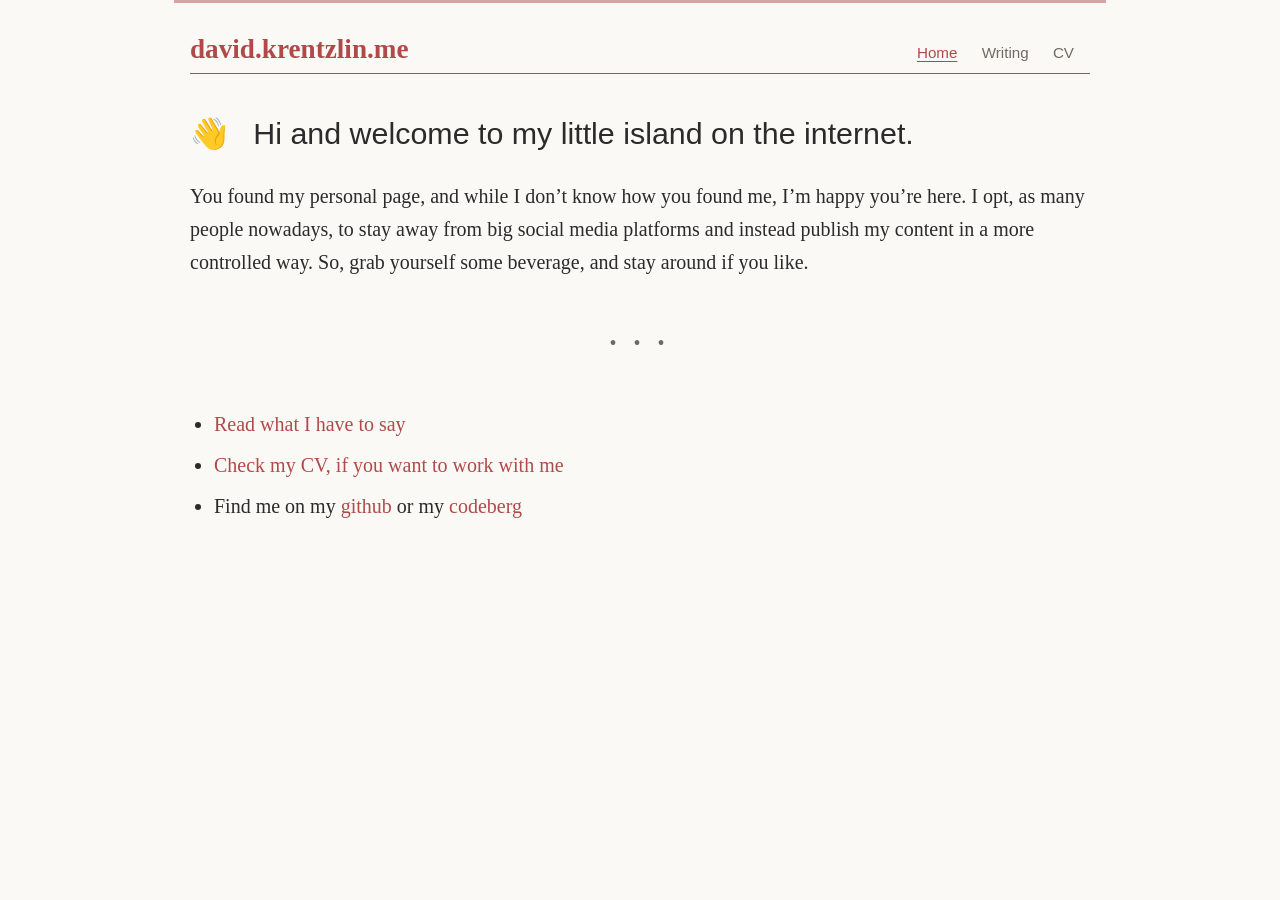
<file: public/index.html>
<!DOCTYPE html>
<html lang="en">
  <head>
    <meta charset="utf-8" />
    <meta name="viewport" content="width=device-width, initial-scale=1" />

    <title>Document</title>

            <link rel="stylesheet" href="/css/styles.css" />
        
      </head>

  <body>

    <header class="site-header">
      <div class="header-inner">
        <div class="site-title">
          david.krentzlin.me
        </div>

        <nav class="site-nav">
          <a href="/" aria-current="page">Home</a>
          <a href="/writing.html" >Writing</a>
          <a href="/cv.html" >CV</a>
	  <!-- <a href="/rss.xml">RSS</a> -->
        </nav>
      </div>
    </header>

    <main>
      
      <h1 id="hi-and-welcome-to-my-little-island-on-the-internet.">👋  
      Hi and welcome to my little island on the internet.</h1>
      <p>You found my personal page, and while I don’t know how you
      found me, I’m happy you’re here. I opt, as many people nowadays,
      to stay away from big social media platforms and instead publish
      my content in a more controlled way. So, grab yourself some
      beverage, and stay around if you like.</p>
      <hr />
      <ul>
      <li><a href="writing.html">Read what I have to say</a></li>
      <li><a href="cv.html">Check my CV, if you want to work with
      me</a></li>
      <li>Find me on my
      <a href="https://github.com/certainty" rel="me">github</a> or my
      <a href="https://codeberg.org/certainty">codeberg</a></li>
      </ul>
    </main>

  </body>
</html>
</file>
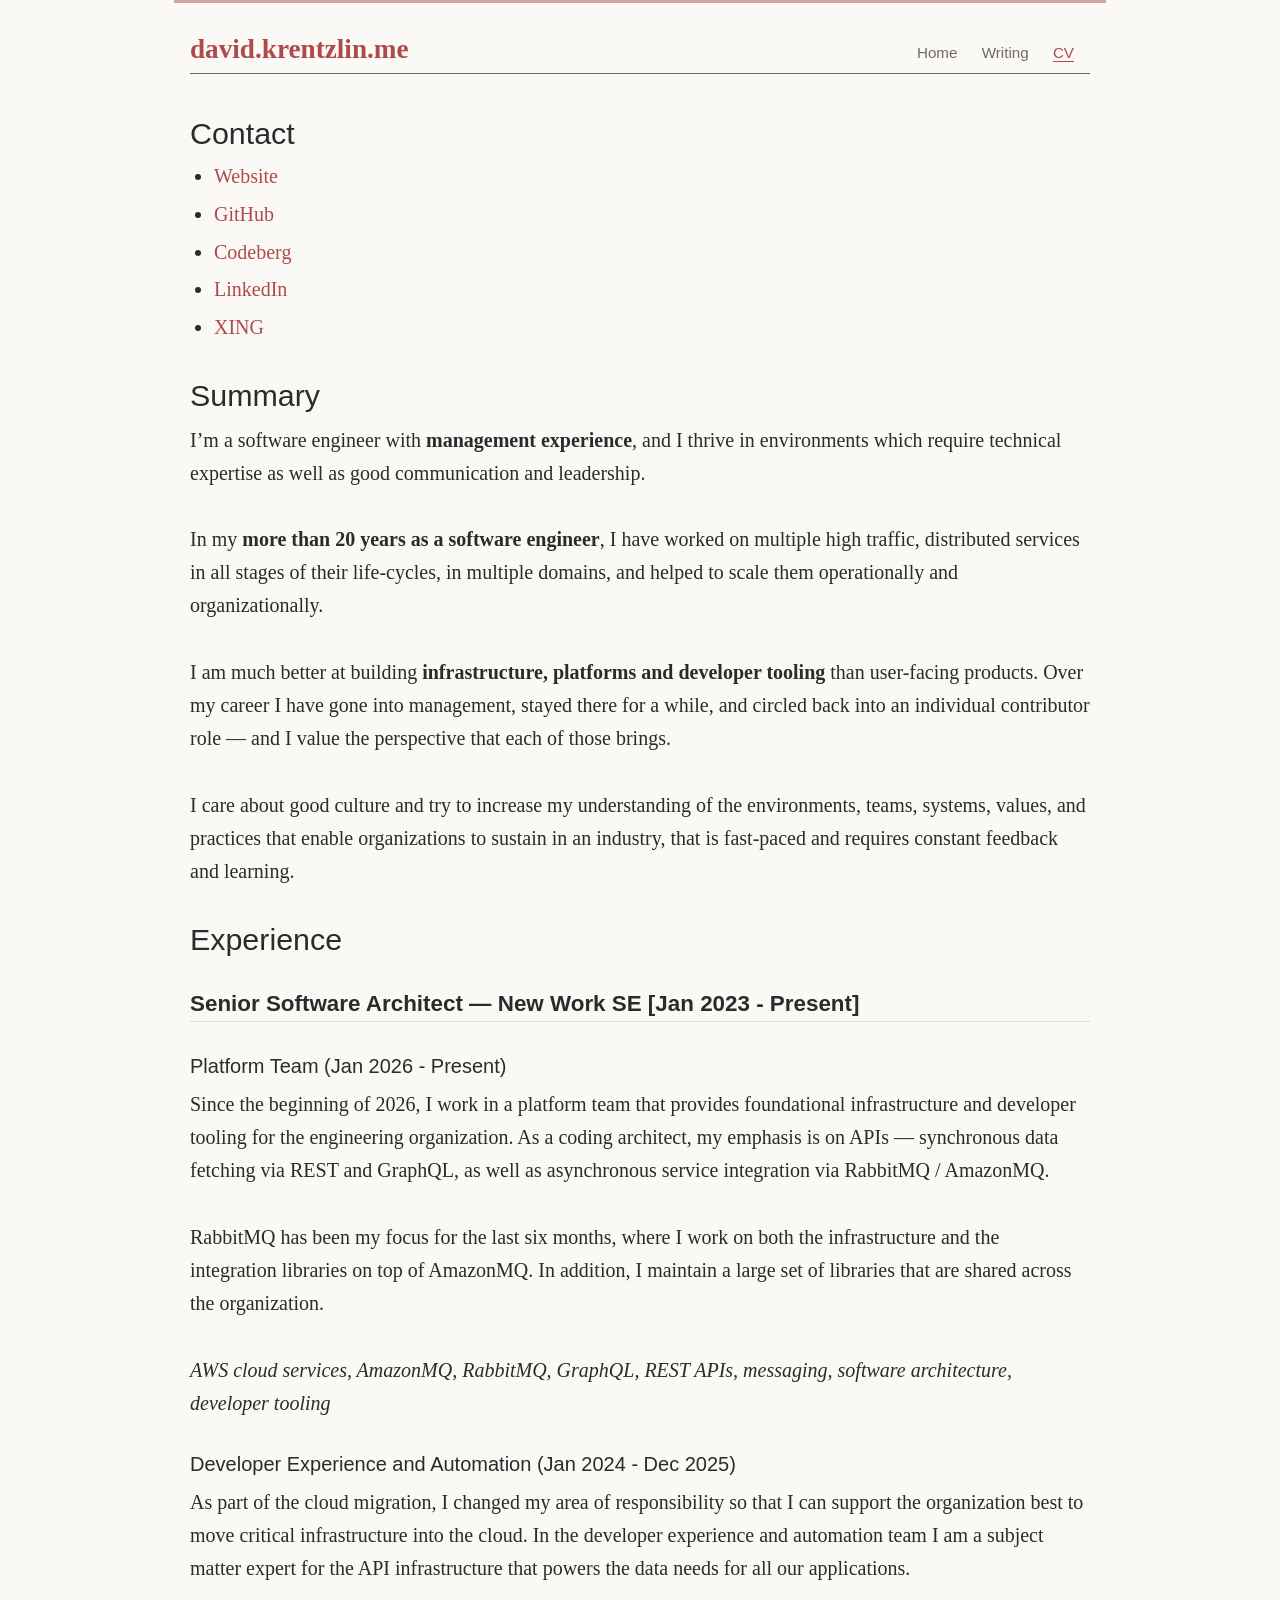
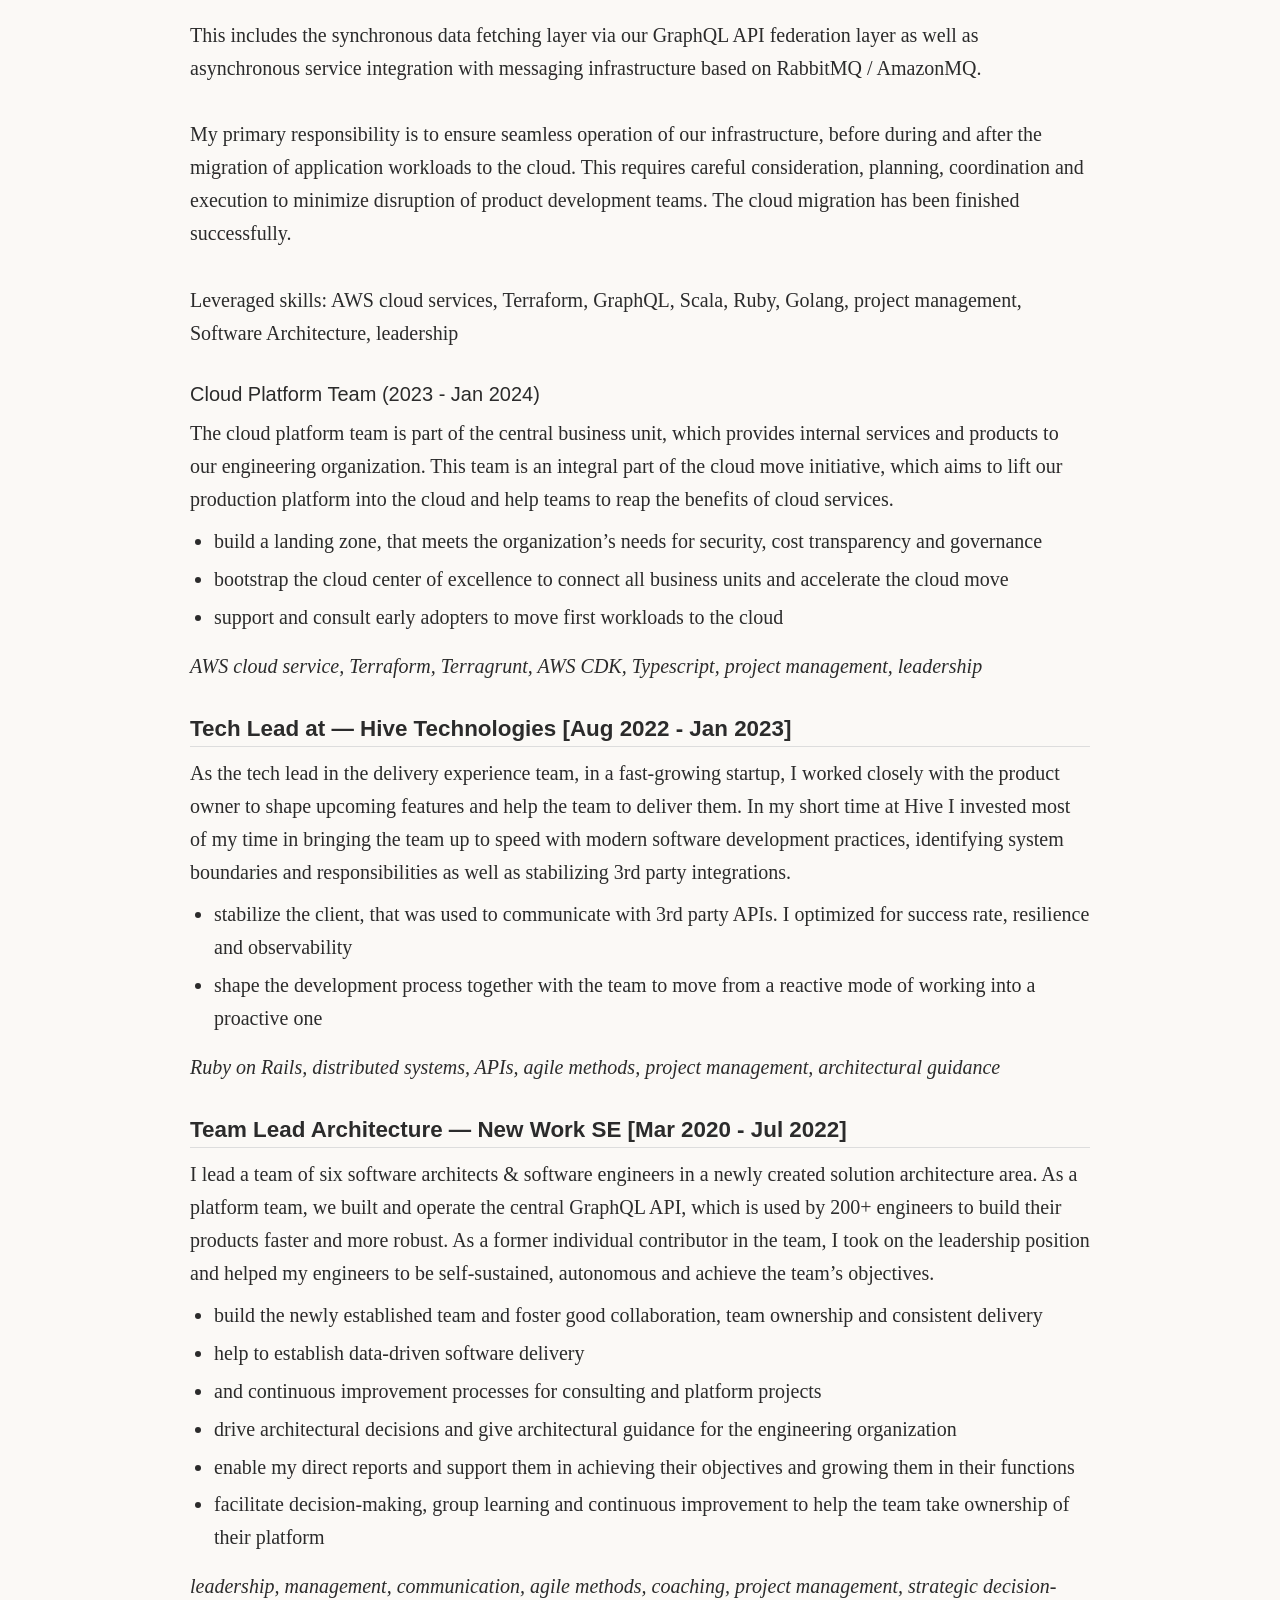
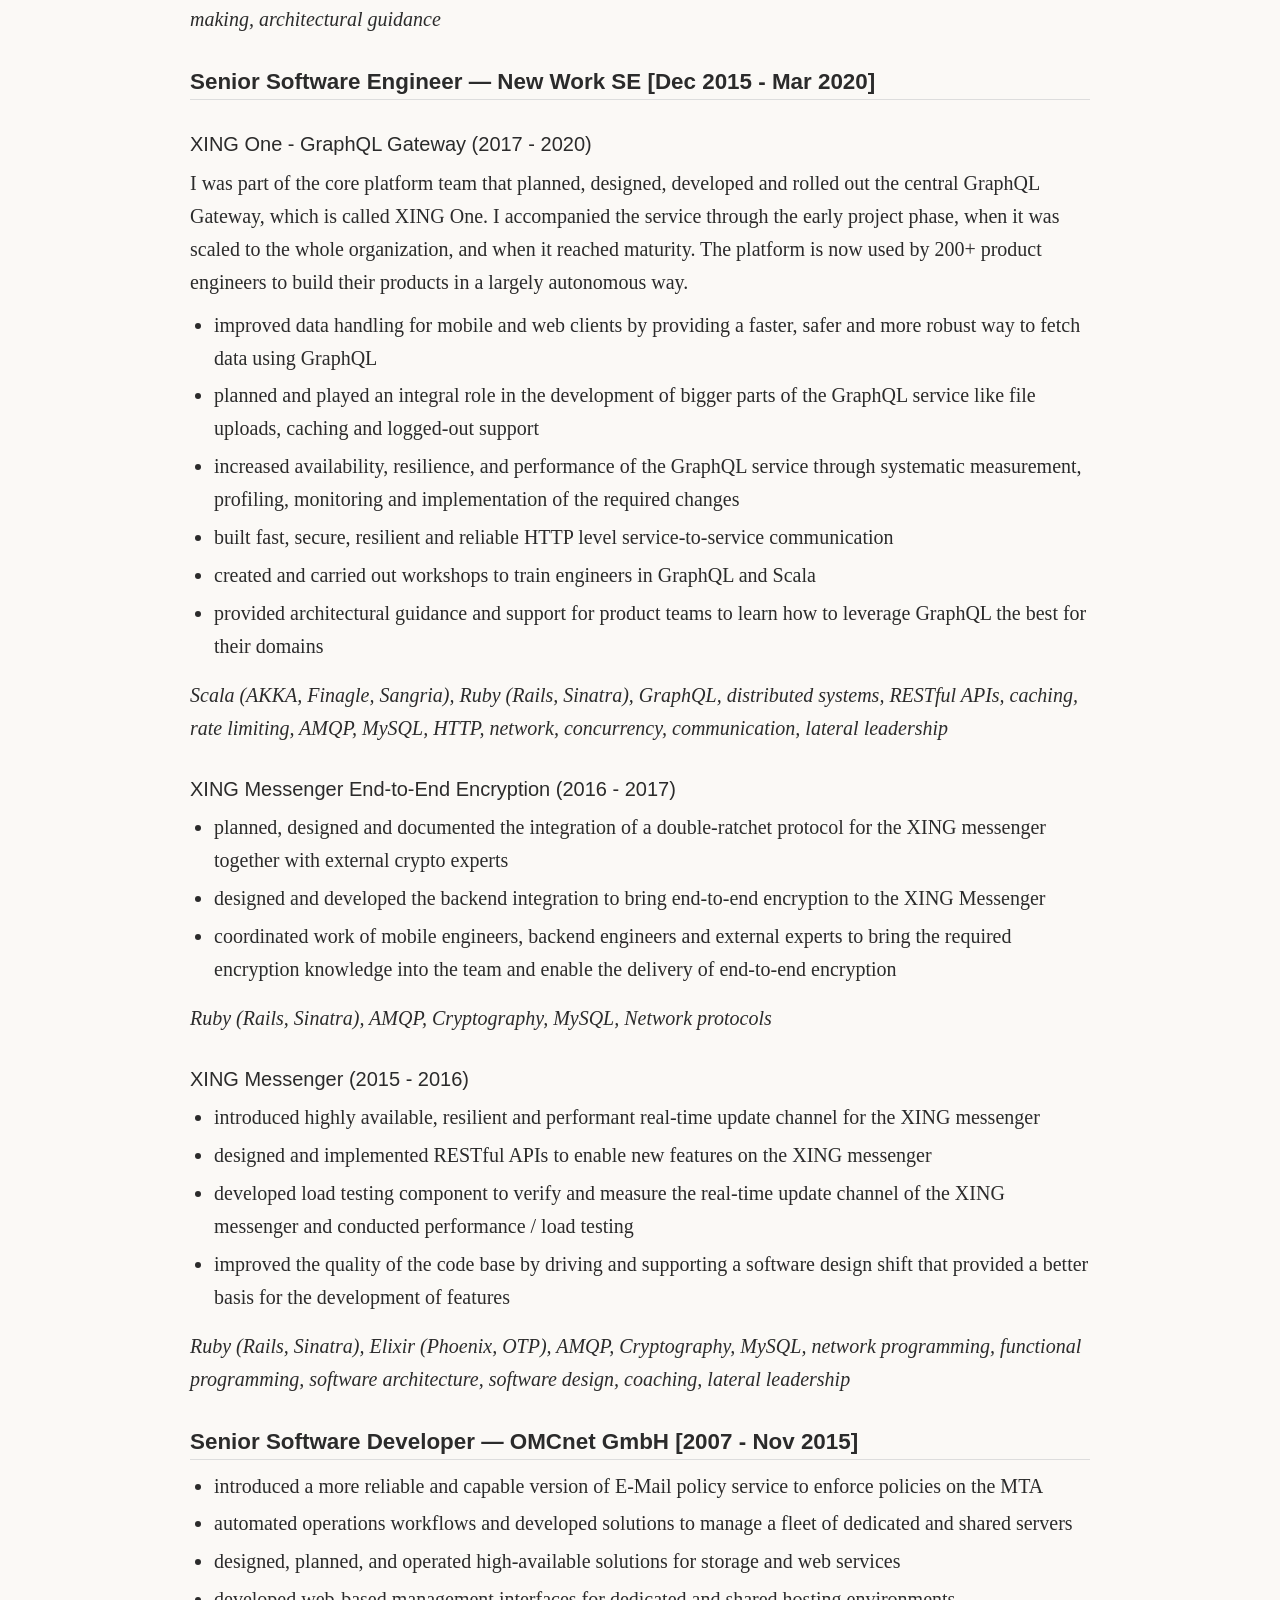
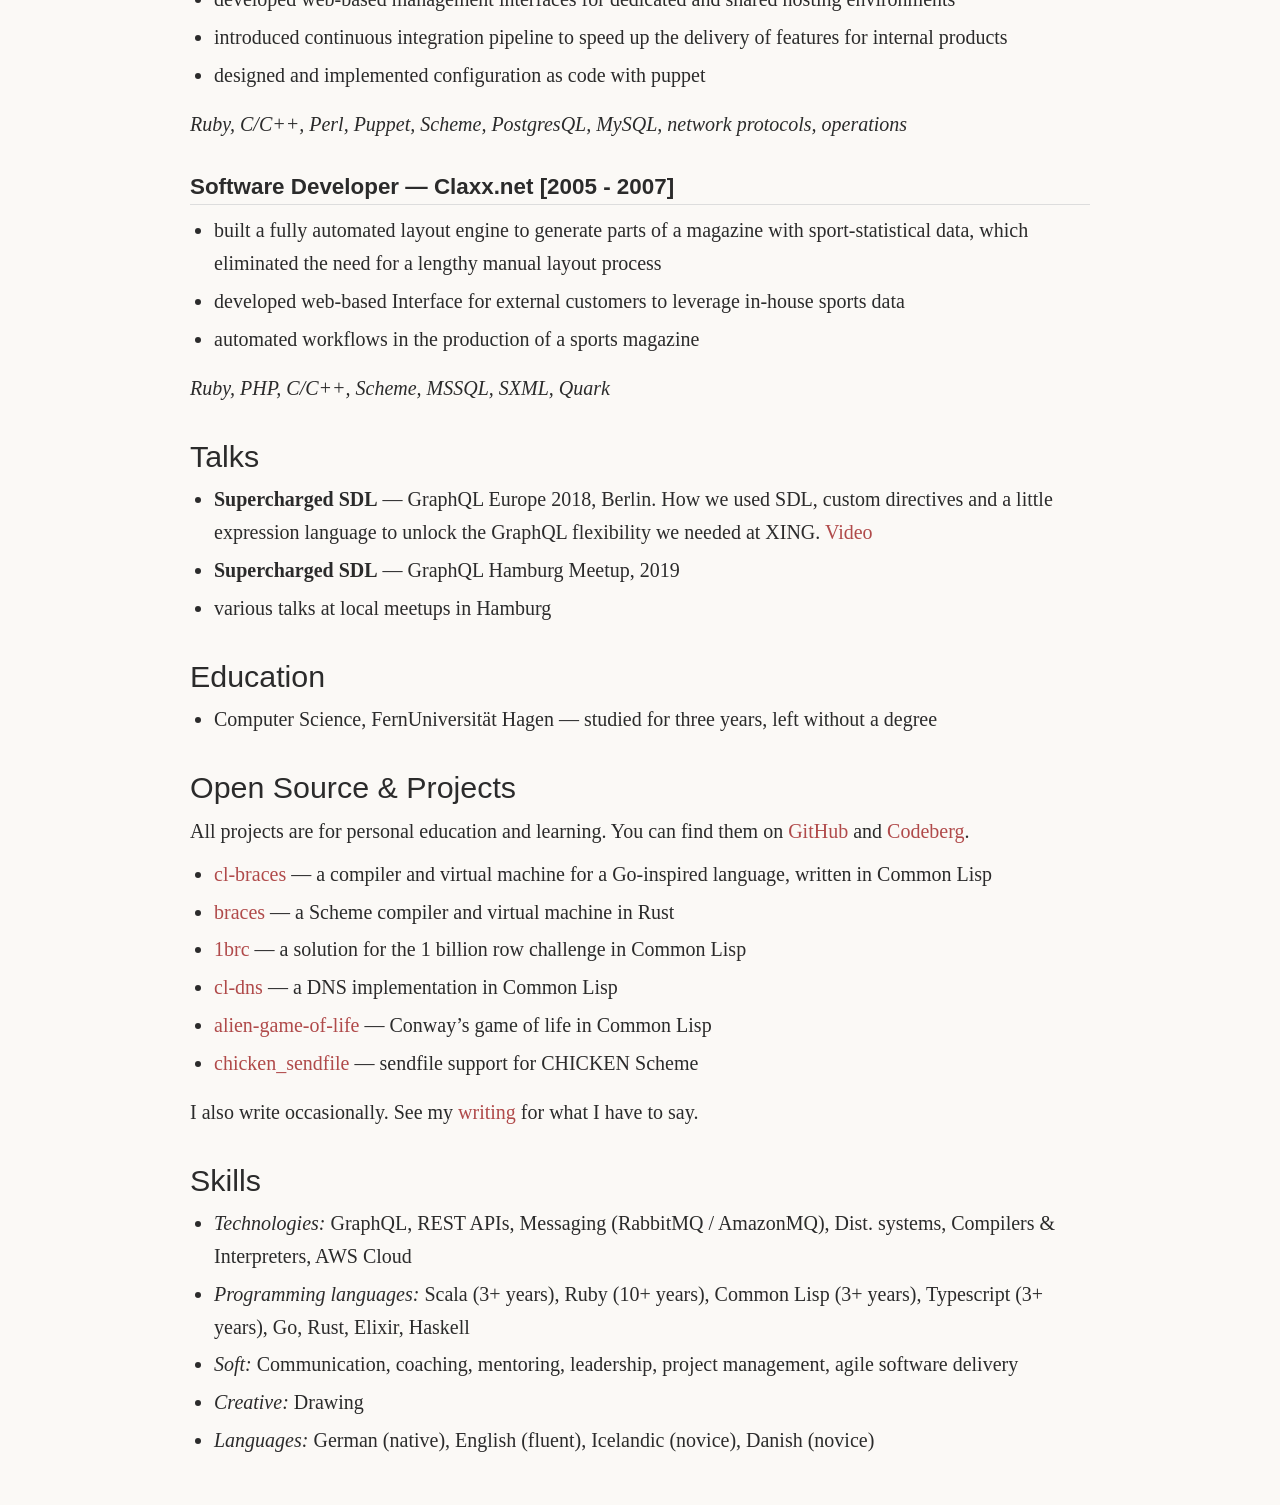
<file: public/cv.html>
<!DOCTYPE html>
<html lang="en">
  <head>
    <meta charset="utf-8" />
    <meta name="viewport" content="width=device-width, initial-scale=1" />

    <title>Document</title>

            <link rel="stylesheet" href="/css/styles.css" />
        <link rel="stylesheet" href="/css/cv.css" />
        
      </head>

  <body>

    <header class="site-header">
      <div class="header-inner">
        <div class="site-title">
          david.krentzlin.me
        </div>

        <nav class="site-nav">
          <a href="/" >Home</a>
          <a href="/writing.html" >Writing</a>
          <a href="/cv.html" aria-current="page">CV</a>
	  <!-- <a href="/rss.xml">RSS</a> -->
        </nav>
      </div>
    </header>

    <main>
      
      <h1 id="contact">Contact</h1>
      <ul>
      <li><a href="https://david.krentzlin.me">Website</a></li>
      <li><a href="https://github.com/certainty">GitHub</a></li>
      <li><a href="https://codeberg.org/certainty">Codeberg</a></li>
      <li><a
      href="https://de.linkedin.com/in/david-krentzlin-b1708818b">LinkedIn</a></li>
      <li><a
      href="https://www.xing.com/profile/David_Krentzlin">XING</a></li>
      </ul>
      <h1 id="summary">Summary</h1>
      <p>I’m a software engineer with <strong>management
      experience</strong>, and I thrive in environments which require
      technical expertise as well as good communication and
      leadership.</p>
      <p>In my <strong>more than 20 years as a software
      engineer</strong>, I have worked on multiple high traffic,
      distributed services in all stages of their life-cycles, in
      multiple domains, and helped to scale them operationally and
      organizationally.</p>
      <p>I am much better at building <strong>infrastructure, platforms
      and developer tooling</strong> than user-facing products. Over my
      career I have gone into management, stayed there for a while, and
      circled back into an individual contributor role — and I value the
      perspective that each of those brings.</p>
      <p>I care about good culture and try to increase my understanding
      of the environments, teams, systems, values, and practices that
      enable organizations to sustain in an industry, that is fast-paced
      and requires constant feedback and learning.</p>
      <h1 id="experience">Experience</h1>
      <h2
      id="senior-software-architect-new-work-se-jan-2023---present">Senior
      Software Architect — New Work SE [Jan 2023 - Present]</h2>
      <h3 id="platform-team-jan-2026---present">Platform Team (Jan 2026
      - Present)</h3>
      <p>Since the beginning of 2026, I work in a platform team that
      provides foundational infrastructure and developer tooling for the
      engineering organization. As a coding architect, my emphasis is on
      APIs — synchronous data fetching via REST and GraphQL, as well as
      asynchronous service integration via RabbitMQ / AmazonMQ.</p>
      <p>RabbitMQ has been my focus for the last six months, where I
      work on both the infrastructure and the integration libraries on
      top of AmazonMQ. In addition, I maintain a large set of libraries
      that are shared across the organization.</p>
      <p><em>AWS cloud services, AmazonMQ, RabbitMQ, GraphQL, REST APIs,
      messaging, software architecture, developer tooling</em></p>
      <h3
      id="developer-experience-and-automation-jan-2024---dec-2025">Developer
      Experience and Automation (Jan 2024 - Dec 2025)</h3>
      <p>As part of the cloud migration, I changed my area of
      responsibility so that I can support the organization best to move
      critical infrastructure into the cloud. In the developer
      experience and automation team I am a subject matter expert for
      the API infrastructure that powers the data needs for all our
      applications.</p>
      <p>This includes the synchronous data fetching layer via our
      GraphQL API federation layer as well as asynchronous service
      integration with messaging infrastructure based on RabbitMQ /
      AmazonMQ.</p>
      <p>My primary responsibility is to ensure seamless operation of
      our infrastructure, before during and after the migration of
      application workloads to the cloud. This requires careful
      consideration, planning, coordination and execution to minimize
      disruption of product development teams. The cloud migration has
      been finished successfully.</p>
      <p>Leveraged skills: AWS cloud services, Terraform, GraphQL,
      Scala, Ruby, Golang, project management, Software Architecture,
      leadership</p>
      <h3 id="cloud-platform-team-2023---jan-2024">Cloud Platform Team
      (2023 - Jan 2024)</h3>
      <p>The cloud platform team is part of the central business unit,
      which provides internal services and products to our engineering
      organization. This team is an integral part of the cloud move
      initiative, which aims to lift our production platform into the
      cloud and help teams to reap the benefits of cloud services.</p>
      <ul>
      <li>build a landing zone, that meets the organization’s needs for
      security, cost transparency and governance</li>
      <li>bootstrap the cloud center of excellence to connect all
      business units and accelerate the cloud move</li>
      <li>support and consult early adopters to move first workloads to
      the cloud</li>
      </ul>
      <p><em>AWS cloud service, Terraform, Terragrunt, AWS CDK,
      Typescript, project management, leadership</em></p>
      <h2 id="tech-lead-at-hive-technologies-aug-2022---jan-2023">Tech
      Lead at — Hive Technologies [Aug 2022 - Jan 2023]</h2>
      <p>As the tech lead in the delivery experience team, in a
      fast-growing startup, I worked closely with the product owner to
      shape upcoming features and help the team to deliver them. In my
      short time at Hive I invested most of my time in bringing the team
      up to speed with modern software development practices,
      identifying system boundaries and responsibilities as well as
      stabilizing 3rd party integrations.</p>
      <ul>
      <li>stabilize the client, that was used to communicate with 3rd
      party APIs. I optimized for success rate, resilience and
      observability</li>
      <li>shape the development process together with the team to move
      from a reactive mode of working into a proactive one</li>
      </ul>
      <p><em>Ruby on Rails, distributed systems, APIs, agile methods,
      project management, architectural guidance</em></p>
      <h2
      id="team-lead-architecture-new-work-se-mar-2020---jul-2022">Team
      Lead Architecture — New Work SE [Mar 2020 - Jul 2022]</h2>
      <p>I lead a team of six software architects &amp; software
      engineers in a newly created solution architecture area. As a
      platform team, we built and operate the central GraphQL API, which
      is used by 200+ engineers to build their products faster and more
      robust. As a former individual contributor in the team, I took on
      the leadership position and helped my engineers to be
      self-sustained, autonomous and achieve the team’s objectives.</p>
      <ul>
      <li>build the newly established team and foster good
      collaboration, team ownership and consistent delivery</li>
      <li>help to establish data-driven software delivery</li>
      <li>and continuous improvement processes for consulting and
      platform projects</li>
      <li>drive architectural decisions and give architectural guidance
      for the engineering organization</li>
      <li>enable my direct reports and support them in achieving their
      objectives and growing them in their functions</li>
      <li>facilitate decision-making, group learning and continuous
      improvement to help the team take ownership of their platform</li>
      </ul>
      <p><em>leadership, management, communication, agile methods,
      coaching, project management, strategic decision-making,
      architectural guidance</em></p>
      <h2
      id="senior-software-engineer-new-work-se-dec-2015---mar-2020">Senior
      Software Engineer — New Work SE [Dec 2015 - Mar 2020]</h2>
      <h3 id="xing-one---graphql-gateway-2017---2020">XING One - GraphQL
      Gateway (2017 - 2020)</h3>
      <p>I was part of the core platform team that planned, designed,
      developed and rolled out the central GraphQL Gateway, which is
      called XING One. I accompanied the service through the early
      project phase, when it was scaled to the whole organization, and
      when it reached maturity. The platform is now used by 200+ product
      engineers to build their products in a largely autonomous way.</p>
      <ul>
      <li>improved data handling for mobile and web clients by providing
      a faster, safer and more robust way to fetch data using
      GraphQL</li>
      <li>planned and played an integral role in the development of
      bigger parts of the GraphQL service like file uploads, caching and
      logged-out support</li>
      <li>increased availability, resilience, and performance of the
      GraphQL service through systematic measurement, profiling,
      monitoring and implementation of the required changes</li>
      <li>built fast, secure, resilient and reliable HTTP level
      service-to-service communication</li>
      <li>created and carried out workshops to train engineers in
      GraphQL and Scala</li>
      <li>provided architectural guidance and support for product teams
      to learn how to leverage GraphQL the best for their domains</li>
      </ul>
      <p><em>Scala (AKKA, Finagle, Sangria), Ruby (Rails, Sinatra),
      GraphQL, distributed systems, RESTful APIs, caching, rate
      limiting, AMQP, MySQL, HTTP, network, concurrency, communication,
      lateral leadership</em></p>
      <h3 id="xing-messenger-end-to-end-encryption-2016---2017">XING
      Messenger End-to-End Encryption (2016 - 2017)</h3>
      <ul>
      <li>planned, designed and documented the integration of a
      double-ratchet protocol for the XING messenger together with
      external crypto experts</li>
      <li>designed and developed the backend integration to bring
      end-to-end encryption to the XING Messenger</li>
      <li>coordinated work of mobile engineers, backend engineers and
      external experts to bring the required encryption knowledge into
      the team and enable the delivery of end-to-end encryption</li>
      </ul>
      <p><em>Ruby (Rails, Sinatra), AMQP, Cryptography, MySQL, Network
      protocols</em></p>
      <h3 id="xing-messenger-2015---2016">XING Messenger (2015 -
      2016)</h3>
      <ul>
      <li>introduced highly available, resilient and performant
      real-time update channel for the XING messenger</li>
      <li>designed and implemented RESTful APIs to enable new features
      on the XING messenger</li>
      <li>developed load testing component to verify and measure the
      real-time update channel of the XING messenger and conducted
      performance / load testing</li>
      <li>improved the quality of the code base by driving and
      supporting a software design shift that provided a better basis
      for the development of features</li>
      </ul>
      <p><em>Ruby (Rails, Sinatra), Elixir (Phoenix, OTP), AMQP,
      Cryptography, MySQL, network programming, functional programming,
      software architecture, software design, coaching, lateral
      leadership</em></p>
      <h2
      id="senior-software-developer-omcnet-gmbh-2007---nov-2015">Senior
      Software Developer — OMCnet GmbH [2007 - Nov 2015]</h2>
      <ul>
      <li>introduced a more reliable and capable version of E-Mail
      policy service to enforce policies on the MTA</li>
      <li>automated operations workflows and developed solutions to
      manage a fleet of dedicated and shared servers</li>
      <li>designed, planned, and operated high-available solutions for
      storage and web services</li>
      <li>developed web-based management interfaces for dedicated and
      shared hosting environments</li>
      <li>introduced continuous integration pipeline to speed up the
      delivery of features for internal products</li>
      <li>designed and implemented configuration as code with
      puppet</li>
      </ul>
      <p><em>Ruby, C/C++, Perl, Puppet, Scheme, PostgresQL, MySQL,
      network protocols, operations</em></p>
      <h2 id="software-developer-claxx.net-2005---2007">Software
      Developer — Claxx.net [2005 - 2007]</h2>
      <ul>
      <li>built a fully automated layout engine to generate parts of a
      magazine with sport-statistical data, which eliminated the need
      for a lengthy manual layout process</li>
      <li>developed web-based Interface for external customers to
      leverage in-house sports data</li>
      <li>automated workflows in the production of a sports
      magazine</li>
      </ul>
      <p><em>Ruby, PHP, C/C++, Scheme, MSSQL, SXML, Quark</em></p>
      <h1 id="talks">Talks</h1>
      <ul>
      <li><strong>Supercharged SDL</strong> — GraphQL Europe 2018,
      Berlin. How we used SDL, custom directives and a little expression
      language to unlock the GraphQL flexibility we needed at XING. <a
      href="https://www.youtube.com/watch?v=kMOq3nf8vKY">Video</a></li>
      <li><strong>Supercharged SDL</strong> — GraphQL Hamburg Meetup,
      2019</li>
      <li>various talks at local meetups in Hamburg</li>
      </ul>
      <h1 id="education">Education</h1>
      <ul>
      <li>Computer Science, FernUniversität Hagen — studied for three
      years, left without a degree</li>
      </ul>
      <h1 id="open-source-projects">Open Source &amp; Projects</h1>
      <p>All projects are for personal education and learning. You can
      find them on <a href="https://github.com/certainty">GitHub</a> and
      <a href="https://codeberg.org/certainty">Codeberg</a>.</p>
      <ul>
      <li><a href="https://github.com/certainty/cl-braces">cl-braces</a>
      — a compiler and virtual machine for a Go-inspired language,
      written in Common Lisp</li>
      <li><a href="https://github.com/certainty/braces">braces</a> — a
      Scheme compiler and virtual machine in Rust</li>
      <li><a href="https://github.com/certainty/1brc">1brc</a> — a
      solution for the 1 billion row challenge in Common Lisp</li>
      <li><a href="https://github.com/certainty/cl-dns">cl-dns</a> — a
      DNS implementation in Common Lisp</li>
      <li><a
      href="https://github.com/certainty/alien-game-of-life">alien-game-of-life</a>
      — Conway’s game of life in Common Lisp</li>
      <li><a
      href="https://github.com/certainty/chicken_sendfile">chicken_sendfile</a>
      — sendfile support for CHICKEN Scheme</li>
      </ul>
      <p>I also write occasionally. See my <a
      href="writing.html">writing</a> for what I have to say.</p>
      <h1 id="skills">Skills</h1>
      <ul>
      <li><em>Technologies:</em> GraphQL, REST APIs, Messaging (RabbitMQ
      / AmazonMQ), Dist. systems, Compilers &amp; Interpreters, AWS
      Cloud</li>
      <li><em>Programming languages:</em> Scala (3+ years), Ruby (10+
      years), Common Lisp (3+ years), Typescript (3+ years), Go, Rust,
      Elixir, Haskell</li>
      <li><em>Soft:</em> Communication, coaching, mentoring, leadership,
      project management, agile software delivery</li>
      <li><em>Creative:</em> Drawing</li>
      <li><em>Languages:</em> German (native), English (fluent),
      Icelandic (novice), Danish (novice)</li>
      </ul>
    </main>

  </body>
</html>
</file>
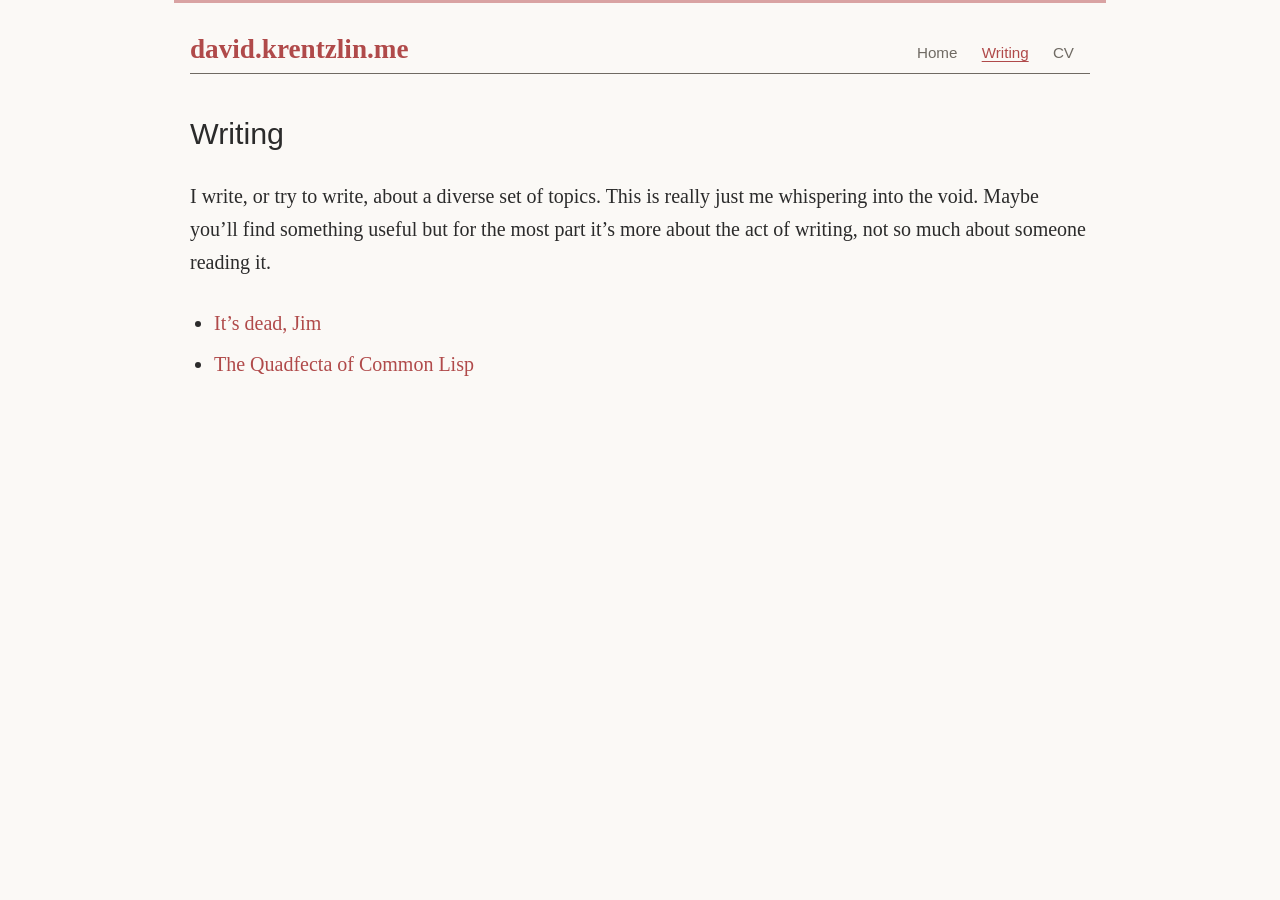
<file: public/writing.html>
<!DOCTYPE html>
<html lang="en">
  <head>
    <meta charset="utf-8" />
    <meta name="viewport" content="width=device-width, initial-scale=1" />

    <title>Writing</title>

            <link rel="stylesheet" href="/css/styles.css" />
        
      </head>

  <body>

    <header class="site-header">
      <div class="header-inner">
        <div class="site-title">
          david.krentzlin.me
        </div>

        <nav class="site-nav">
          <a href="/" >Home</a>
          <a href="/writing.html" aria-current="page">Writing</a>
          <a href="/cv.html" >CV</a>
	  <!-- <a href="/rss.xml">RSS</a> -->
        </nav>
      </div>
    </header>

    <main>
            <header id="title-block-header">
        <h1 class="title">Writing</h1>
              </header>
      
      <p>I write, or try to write, about a diverse set of topics. This
      is really just me whispering into the void. Maybe you’ll find
      something useful but for the most part it’s more about the act of
      writing, not so much about someone reading it.</p>
      <ul>
      <li><a href="writing/its-dead-jim.html">It’s dead, Jim</a></li>
      <li><a href="writing/lisp-quadfecta.html">The Quadfecta of Common
      Lisp</a></li>
      </ul>
    </main>

  </body>
</html>
</file>
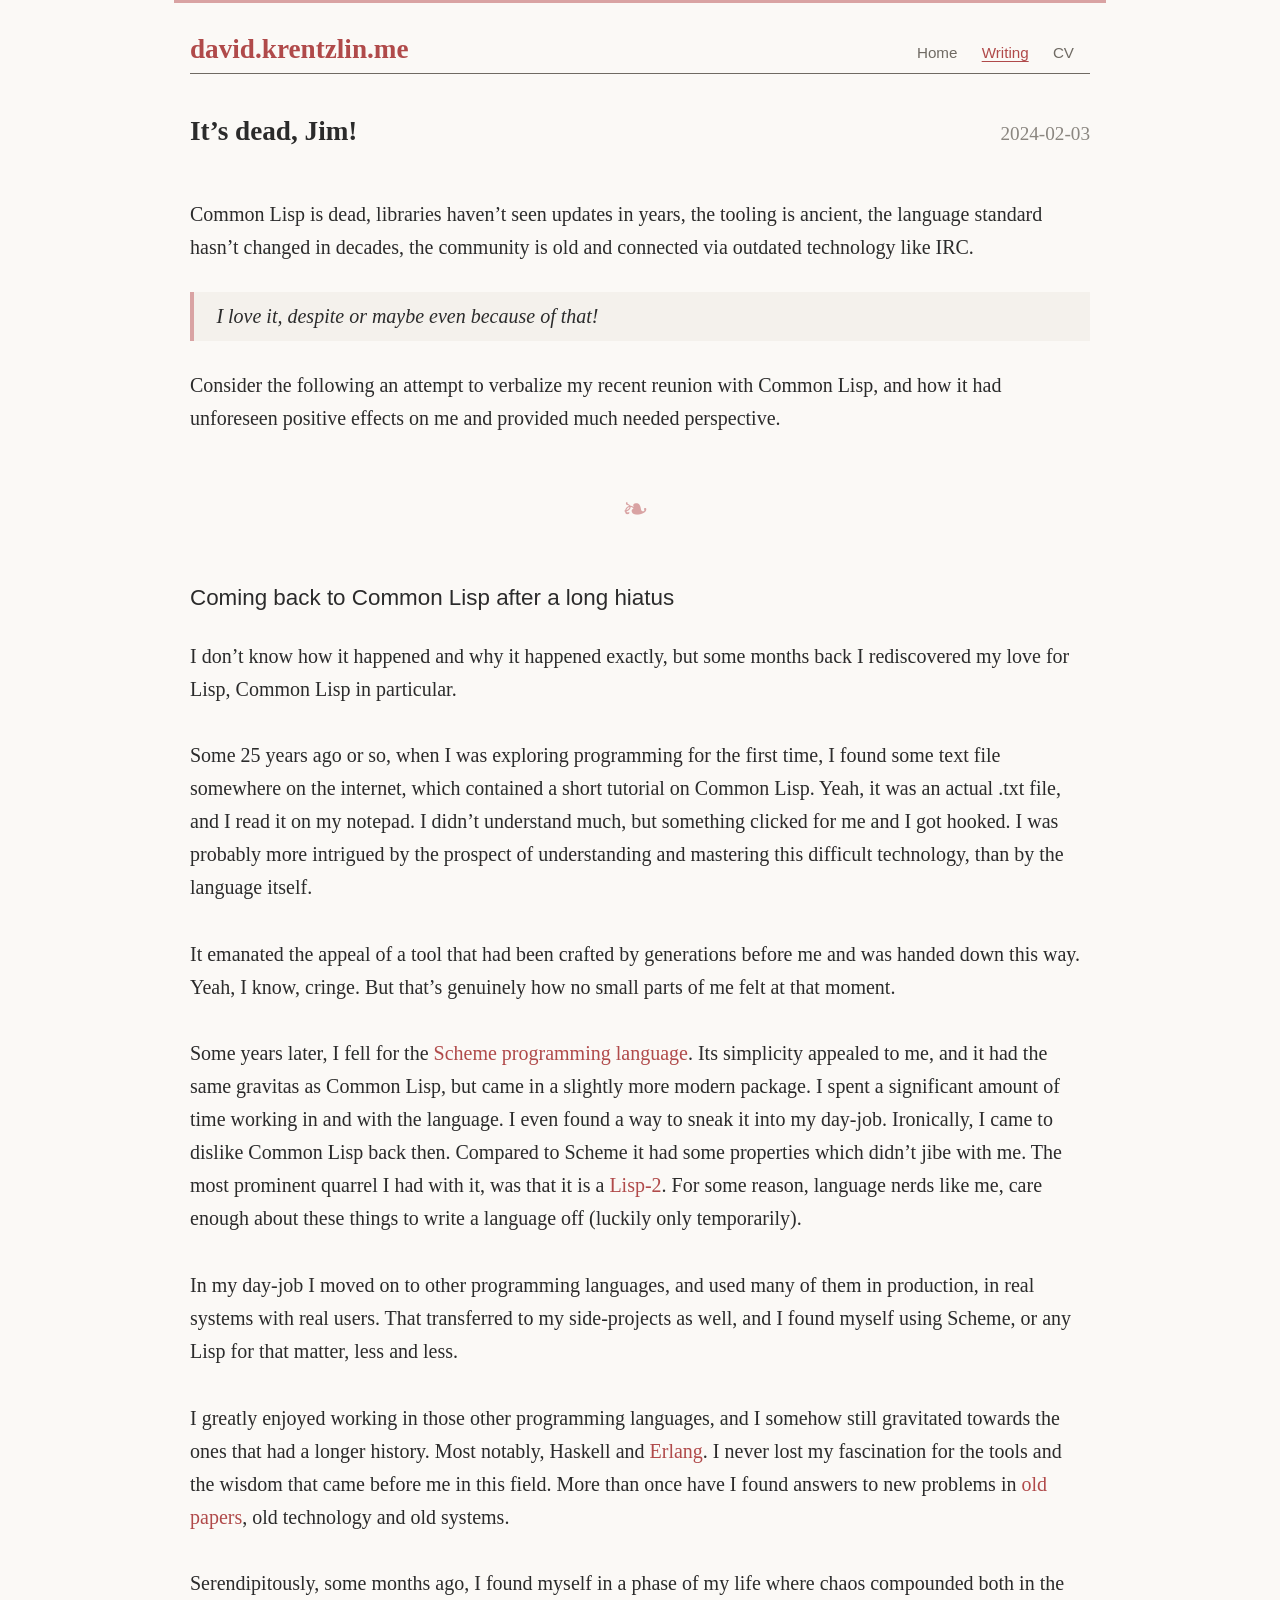
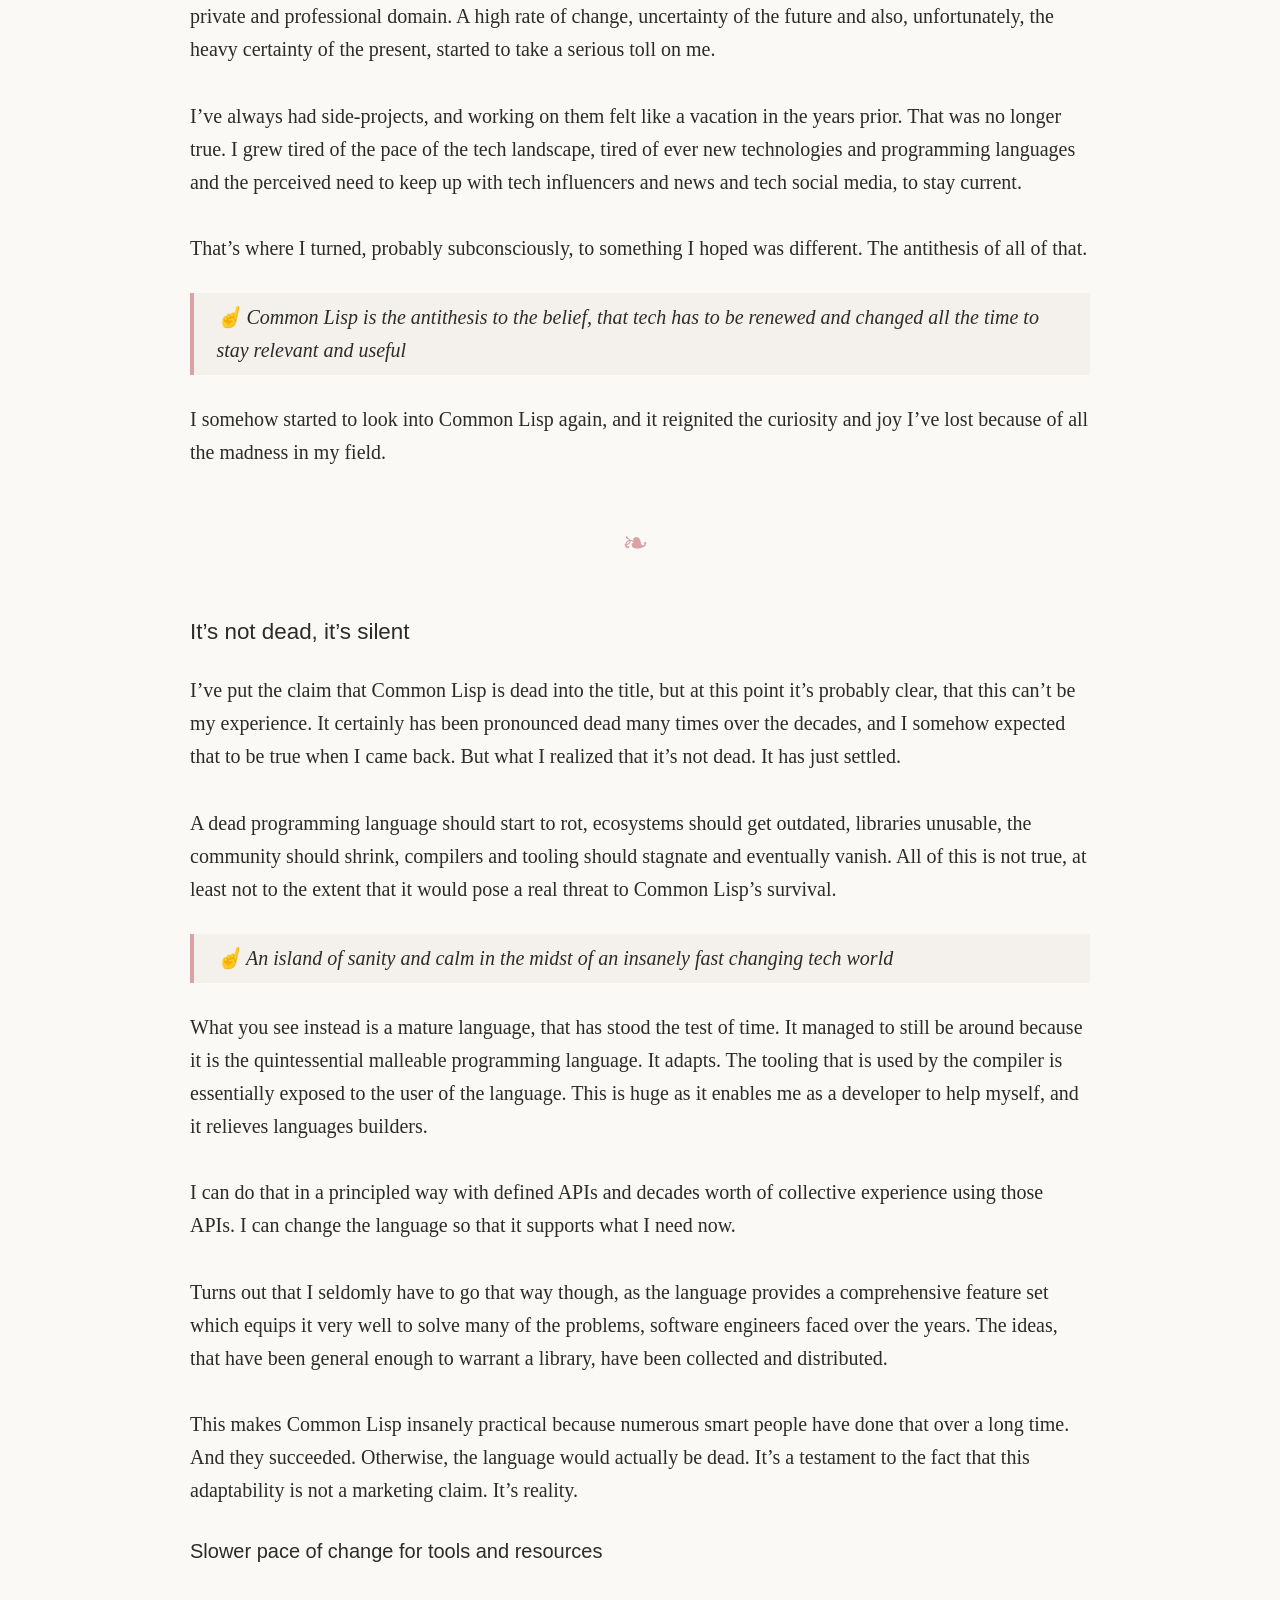
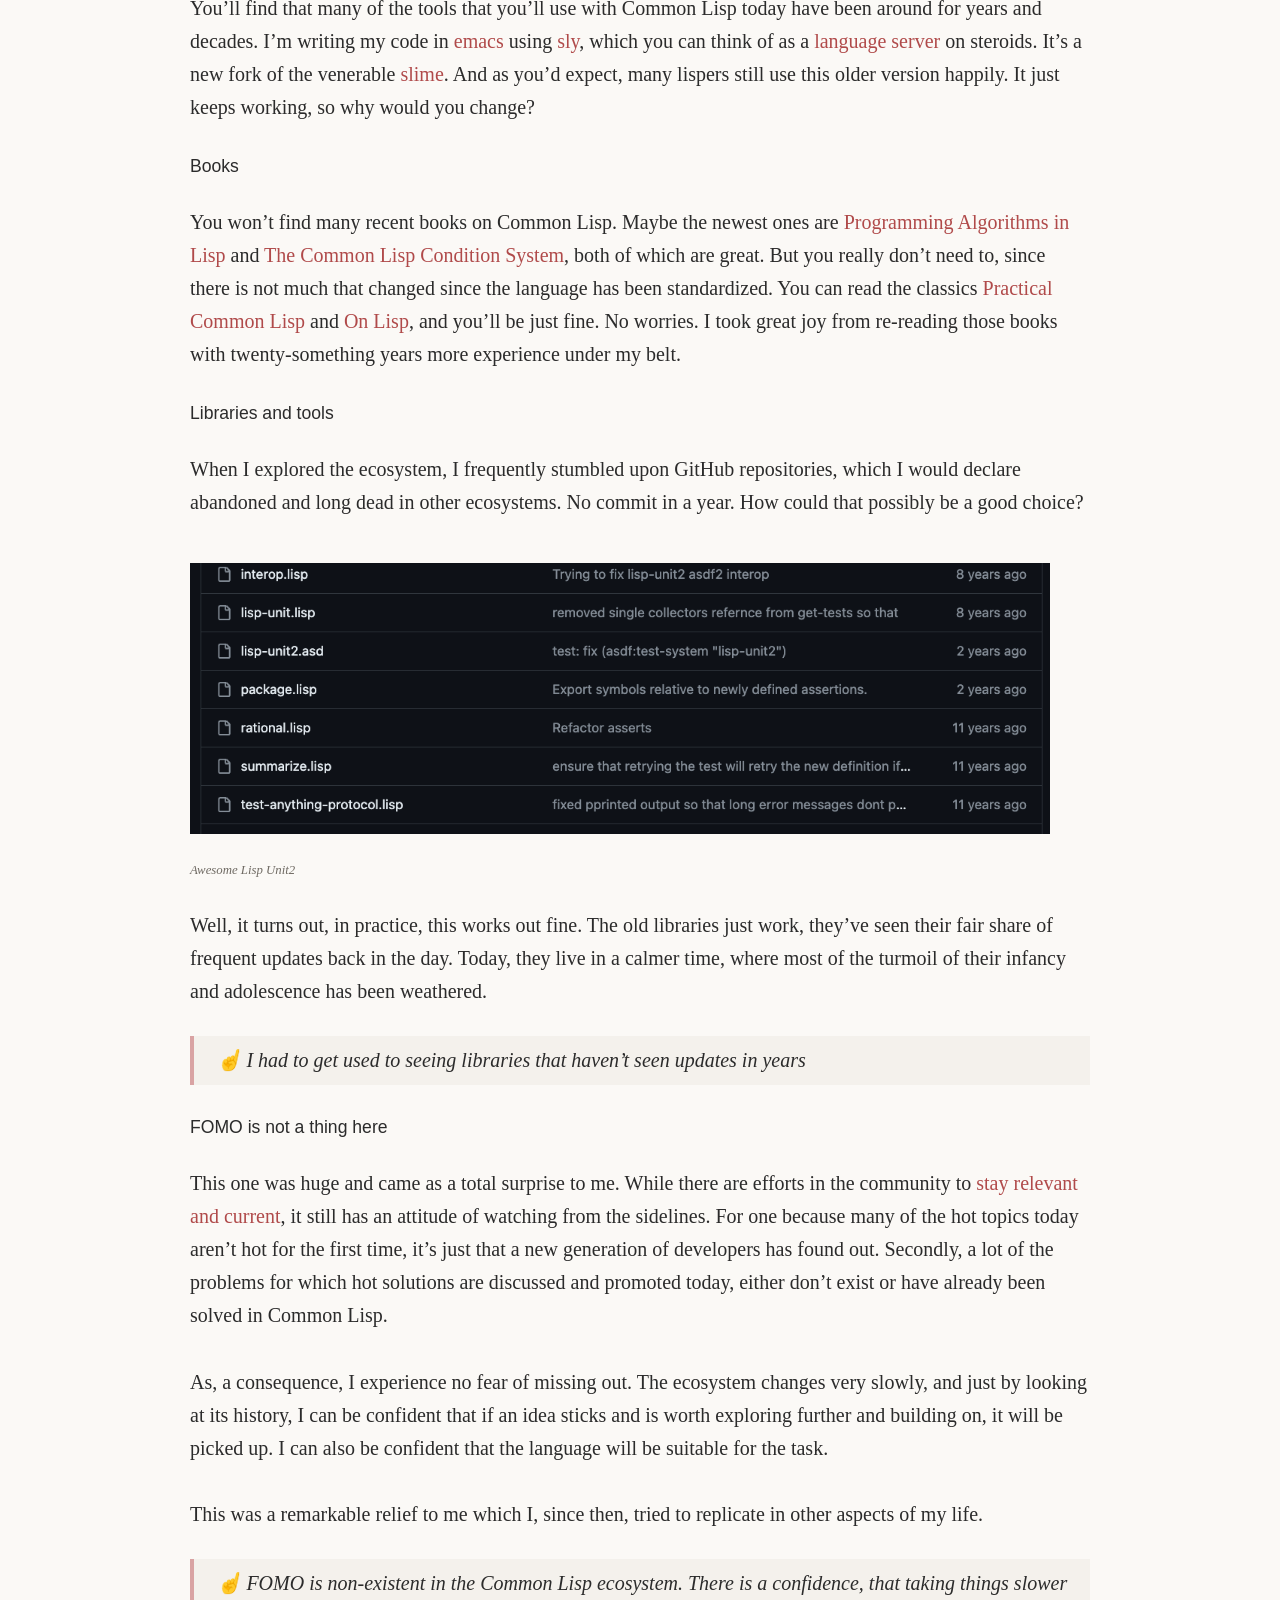
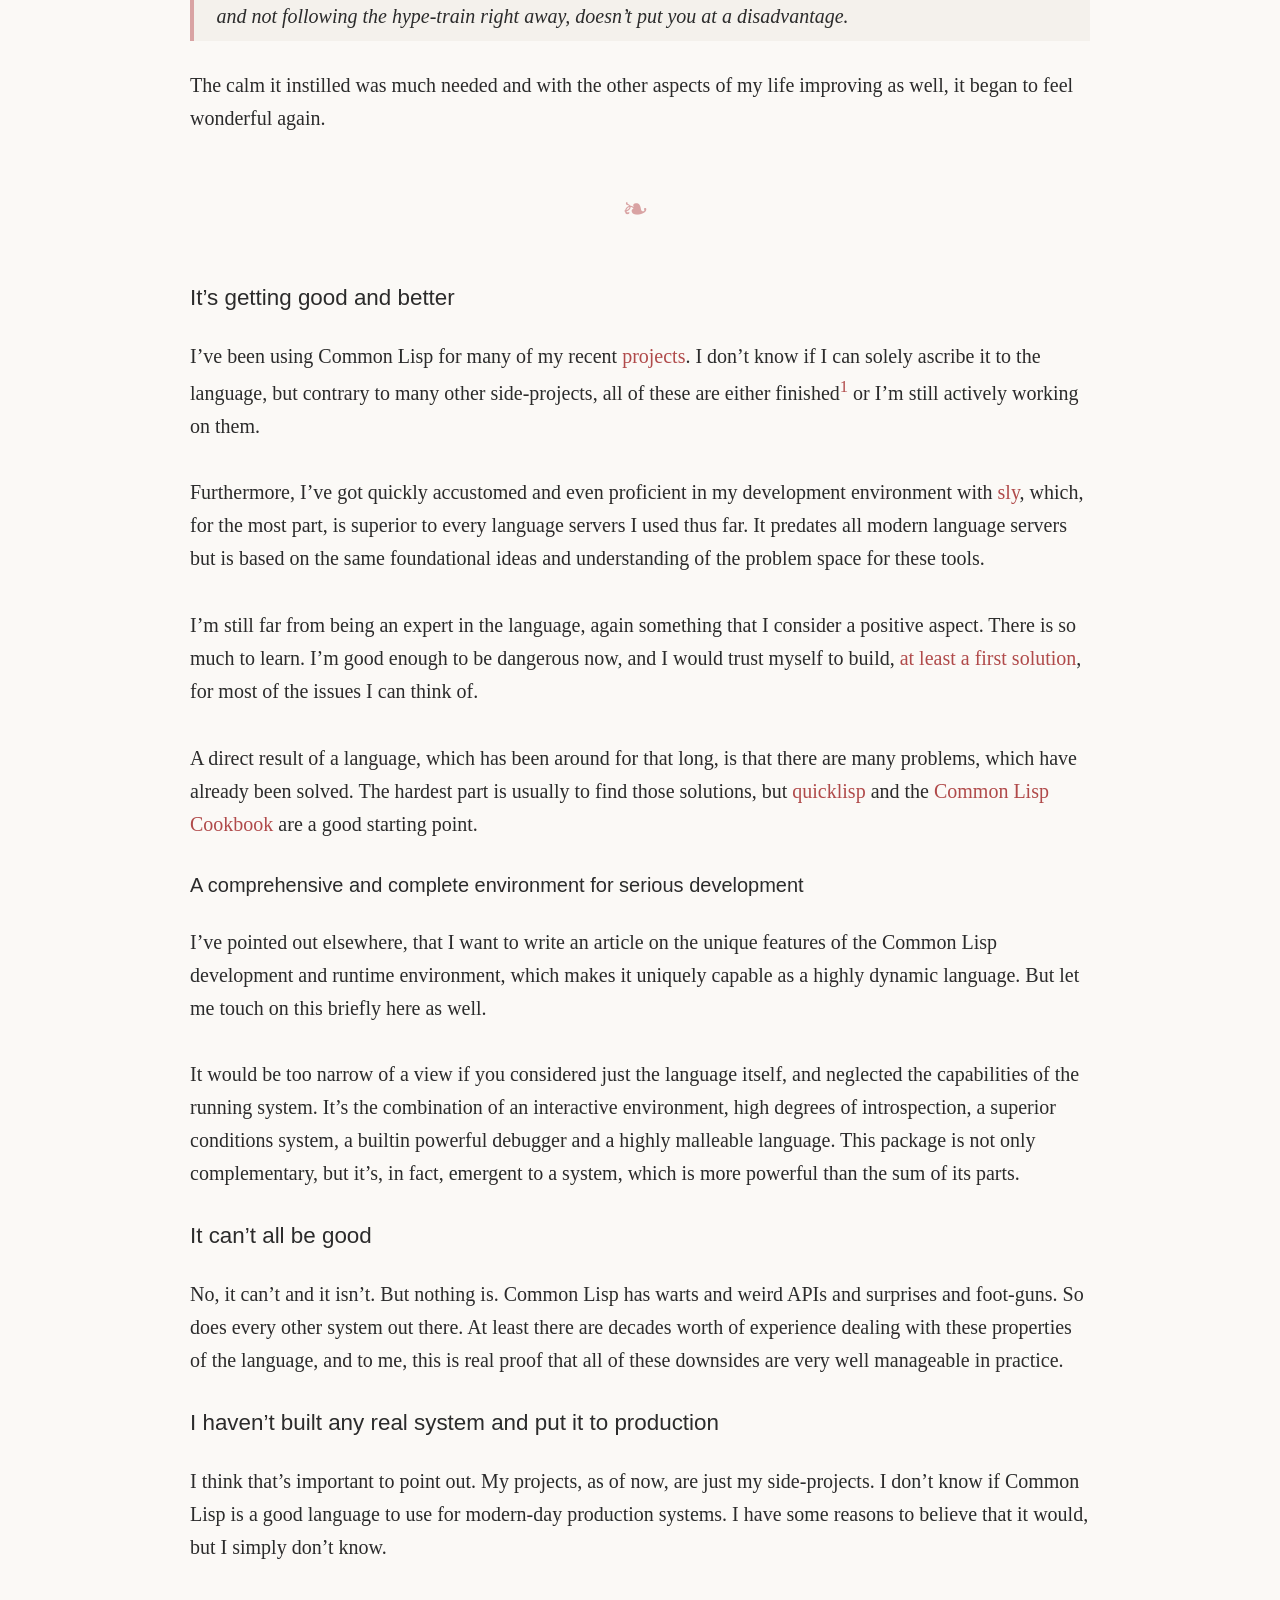
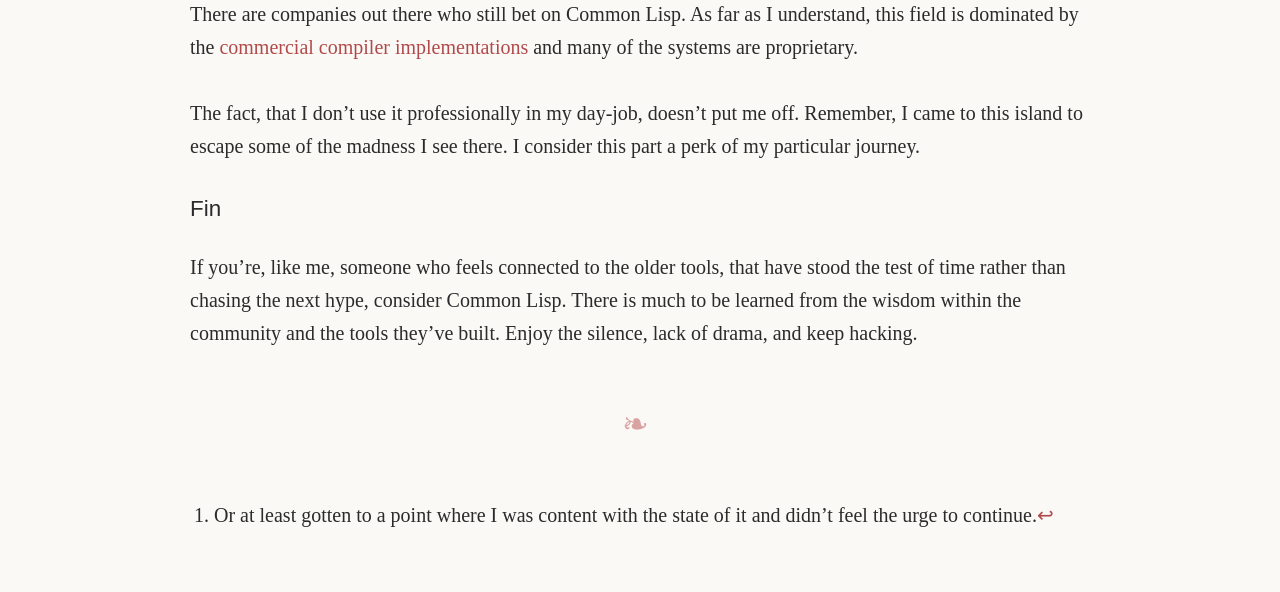
<file: public/writing/its-dead-jim.html>
<!DOCTYPE html>
<html lang="en">
  <head>
    <meta charset="utf-8" />
    <meta name="viewport" content="width=device-width, initial-scale=1" />

    <title>It’s dead, Jim!</title>

            <link rel="stylesheet" href="/css/styles.css" />
        <link rel="stylesheet" href="/css/article.css" />
        
      </head>

  <body>

    <header class="site-header">
      <div class="header-inner">
        <div class="site-title">
          david.krentzlin.me
        </div>

        <nav class="site-nav">
          <a href="/" >Home</a>
          <a href="/writing.html" aria-current="page">Writing</a>
          <a href="/cv.html" >CV</a>
	  <!-- <a href="/rss.xml">RSS</a> -->
        </nav>
      </div>
    </header>

    <main>
            <header id="title-block-header">
        <h1 class="title">It’s dead, Jim!</h1>
                <p class="date small">2024-02-03</p>
              </header>
      
      <p>Common Lisp is dead, libraries haven’t seen updates in years,
      the tooling is ancient, the language standard hasn’t changed in
      decades, the community is old and connected via outdated
      technology like IRC.</p>
      <div class="callout">
      <p>I love it, despite or maybe even because of that!</p>
      </div>
      <p>Consider the following an attempt to verbalize my recent
      reunion with Common Lisp, and how it had unforeseen positive
      effects on me and provided much needed perspective.</p>
      <hr />
      <h2 id="coming-back-to-common-lisp-after-a-long-hiatus">Coming
      back to Common Lisp after a long hiatus</h2>
      <p>I don’t know how it happened and why it happened exactly, but
      some months back I rediscovered my love for Lisp, Common Lisp in
      particular.</p>
      <p>Some 25 years ago or so, when I was exploring programming for
      the first time, I found some text file somewhere on the internet,
      which contained a short tutorial on Common Lisp. Yeah, it was an
      actual .txt file, and I read it on my notepad. I didn’t understand
      much, but something clicked for me and I got hooked. I was
      probably more intrigued by the prospect of understanding and
      mastering this difficult technology, than by the language
      itself.</p>
      <p>It emanated the appeal of a tool that had been crafted by
      generations before me and was handed down this way. Yeah, I know,
      cringe. But that’s genuinely how no small parts of me felt at that
      moment.</p>
      <p>Some years later, I fell for the <a
      href="https://call-cc.org/">Scheme programming language</a>. Its
      simplicity appealed to me, and it had the same gravitas as Common
      Lisp, but came in a slightly more modern package. I spent a
      significant amount of time working in and with the language. I
      even found a way to sneak it into my day-job. Ironically, I came
      to dislike Common Lisp back then. Compared to Scheme it had some
      properties which didn’t jibe with me. The most prominent quarrel I
      had with it, was that it is a <a
      href="https://en.wikipedia.org/wiki/Common_Lisp#The_function_namespace">Lisp-2</a>.
      For some reason, language nerds like me, care enough about these
      things to write a language off (luckily only temporarily).</p>
      <p>In my day-job I moved on to other programming languages, and
      used many of them in production, in real systems with real users.
      That transferred to my side-projects as well, and I found myself
      using Scheme, or any Lisp for that matter, less and less.</p>
      <p>I greatly enjoyed working in those other programming languages,
      and I somehow still gravitated towards the ones that had a longer
      history. Most notably, Haskell and <a
      href="chrome-extension://efaidnbmnnnibpcajpcglclefindmkaj/https://erlang.org/download/armstrong_thesis_2003.pdf">Erlang</a>.
      I never lost my fascination for the tools and the wisdom that came
      before me in this field. More than once have I found answers to
      new problems in <a
      href="https://curtclifton.net/papers/MoseleyMarks06a.pdf">old
      papers</a>, old technology and old systems.</p>
      <p>Serendipitously, some months ago, I found myself in a phase of
      my life where chaos compounded both in the private and
      professional domain. A high rate of change, uncertainty of the
      future and also, unfortunately, the heavy certainty of the
      present, started to take a serious toll on me.</p>
      <p>I’ve always had side-projects, and working on them felt like a
      vacation in the years prior. That was no longer true. I grew tired
      of the pace of the tech landscape, tired of ever new technologies
      and programming languages and the perceived need to keep up with
      tech influencers and news and tech social media, to stay
      current.</p>
      <p>That’s where I turned, probably subconsciously, to something I
      hoped was different. The antithesis of all of that.</p>
      <div class="callout">
      <p>☝️ Common Lisp is the antithesis to the belief, that tech has
      to be renewed and changed all the time to stay relevant and
      useful</p>
      </div>
      <p>I somehow started to look into Common Lisp again, and it
      reignited the curiosity and joy I’ve lost because of all the
      madness in my field.</p>
      <hr />
      <h2 id="its-not-dead-its-silent">It’s not dead, it’s silent</h2>
      <p>I’ve put the claim that Common Lisp is dead into the title, but
      at this point it’s probably clear, that this can’t be my
      experience. It certainly has been pronounced dead many times over
      the decades, and I somehow expected that to be true when I came
      back. But what I realized that it’s not dead. It has just
      settled.</p>
      <p>A dead programming language should start to rot, ecosystems
      should get outdated, libraries unusable, the community should
      shrink, compilers and tooling should stagnate and eventually
      vanish. All of this is not true, at least not to the extent that
      it would pose a real threat to Common Lisp’s survival.</p>
      <div class="callout">
      <p>☝️ An island of sanity and calm in the midst of an insanely
      fast changing tech world</p>
      </div>
      <p>What you see instead is a mature language, that has stood the
      test of time. It managed to still be around because it is the
      quintessential malleable programming language. It adapts. The
      tooling that is used by the compiler is essentially exposed to the
      user of the language. This is huge as it enables me as a developer
      to help myself, and it relieves languages builders.</p>
      <p>I can do that in a principled way with defined APIs and decades
      worth of collective experience using those APIs. I can change the
      language so that it supports what I need now.</p>
      <p>Turns out that I seldomly have to go that way though, as the
      language provides a comprehensive feature set which equips it very
      well to solve many of the problems, software engineers faced over
      the years. The ideas, that have been general enough to warrant a
      library, have been collected and distributed.</p>
      <p>This makes Common Lisp insanely practical because numerous
      smart people have done that over a long time. And they succeeded.
      Otherwise, the language would actually be dead. It’s a testament
      to the fact that this adaptability is not a marketing claim. It’s
      reality.</p>
      <h3 id="slower-pace-of-change-for-tools-and-resources">Slower pace
      of change for tools and resources</h3>
      <p>You’ll find that many of the tools that you’ll use with Common
      Lisp today have been around for years and decades. I’m writing my
      code in <a href="https://github.com/doomemacs/doomemacs">emacs</a>
      using <a href="https://github.com/joaotavora/sly">sly</a>, which
      you can think of as a <a
      href="https://de.wikipedia.org/wiki/Language_Server_Protocol">language
      server</a> on steroids. It’s a new fork of the venerable <a
      href="https://slime.common-lisp.dev/">slime</a>. And as you’d
      expect, many lispers still use this older version happily. It just
      keeps working, so why would you change?</p>
      <h4 id="books">Books</h4>
      <p>You won’t find many recent books on Common Lisp. Maybe the
      newest ones are <a
      href="https://www.amazon.de/-/en/Vsevolod-Domkin/dp/1484264274">Programming
      Algorithms in Lisp</a> and <a
      href="https://www.amazon.de/-/en/Michal-phoe-Herda/dp/148426133X">The
      Common Lisp Condition System</a>, both of which are great. But you
      really don’t need to, since there is not much that changed since
      the language has been standardized. You can read the classics <a
      href="https://gigamonkeys.com/book/">Practical Common Lisp</a> and
      <a href="https://paulgraham.com/onlisp.html">On Lisp</a>, and
      you’ll be just fine. No worries. I took great joy from re-reading
      those books with twenty-something years more experience under my
      belt.</p>
      <h4 id="libraries-and-tools">Libraries and tools</h4>
      <p>When I explored the ecosystem, I frequently stumbled upon
      GitHub repositories, which I would declare abandoned and long dead
      in other ecosystems. No commit in a year. How could that possibly
      be a good choice?</p>
      <figure>
      <img src="assets/repository.png" alt="Awesome Lisp Unit2" />
      <figcaption aria-hidden="true">Awesome Lisp Unit2</figcaption>
      </figure>
      <p>Well, it turns out, in practice, this works out fine. The old
      libraries just work, they’ve seen their fair share of frequent
      updates back in the day. Today, they live in a calmer time, where
      most of the turmoil of their infancy and adolescence has been
      weathered.</p>
      <div class="callout">
      <p>☝️ I had to get used to seeing libraries that haven’t seen
      updates in years</p>
      </div>
      <h4 id="fomo-is-not-a-thing-here">FOMO is not a thing here</h4>
      <p>This one was huge and came as a total surprise to me. While
      there are efforts in the community to <a
      href="https://roswell.github.io/">stay relevant and current</a>,
      it still has an attitude of watching from the sidelines. For one
      because many of the hot topics today aren’t hot for the first
      time, it’s just that a new generation of developers has found out.
      Secondly, a lot of the problems for which hot solutions are
      discussed and promoted today, either don’t exist or have already
      been solved in Common Lisp.</p>
      <p>As, a consequence, I experience no fear of missing out. The
      ecosystem changes very slowly, and just by looking at its history,
      I can be confident that if an idea sticks and is worth exploring
      further and building on, it will be picked up. I can also be
      confident that the language will be suitable for the task.</p>
      <p>This was a remarkable relief to me which I, since then, tried
      to replicate in other aspects of my life.</p>
      <div class="callout">
      <p>☝️ FOMO is non-existent in the Common Lisp ecosystem. There is
      a confidence, that taking things slower and not following the
      hype-train right away, doesn’t put you at a disadvantage.</p>
      </div>
      <p>The calm it instilled was much needed and with the other
      aspects of my life improving as well, it began to feel wonderful
      again.</p>
      <hr />
      <h2 id="its-getting-good-and-better">It’s getting good and
      better</h2>
      <p>I’ve been using Common Lisp for many of my recent <a
      href="/projects">projects</a>. I don’t know if I can solely
      ascribe it to the language, but contrary to many other
      side-projects, all of these are either finished<a href="#fn1"
      class="footnote-ref" id="fnref1"
      role="doc-noteref"><sup>1</sup></a> or I’m still actively working
      on them.</p>
      <p>Furthermore, I’ve got quickly accustomed and even proficient in
      my development environment with <a
      href="https://github.com/joaotavora/sly">sly</a>, which, for the
      most part, is superior to every language servers I used thus far.
      It predates all modern language servers but is based on the same
      foundational ideas and understanding of the problem space for
      these tools.</p>
      <p>I’m still far from being an expert in the language, again
      something that I consider a positive aspect. There is so much to
      learn. I’m good enough to be dangerous now, and I would trust
      myself to build, <a
      href="https://david.krentzlin.me/2024/01/27/one-billion-row-challenge-in-common-lisp">at
      least a first solution</a>, for most of the issues I can think
      of.</p>
      <p>A direct result of a language, which has been around for that
      long, is that there are many problems, which have already been
      solved. The hardest part is usually to find those solutions, but
      <a href="https://www.quicklisp.org/beta/">quicklisp</a> and the <a
      href="https://lispcookbook.github.io/cl-cookbook/">Common Lisp
      Cookbook</a> are a good starting point.</p>
      <h3
      id="a-comprehensive-and-complete-environment-for-serious-development">A
      comprehensive and complete environment for serious
      development</h3>
      <p>I’ve pointed out elsewhere, that I want to write an article on
      the unique features of the Common Lisp development and runtime
      environment, which makes it uniquely capable as a highly dynamic
      language. But let me touch on this briefly here as well.</p>
      <p>It would be too narrow of a view if you considered just the
      language itself, and neglected the capabilities of the running
      system. It’s the combination of an interactive environment, high
      degrees of introspection, a superior conditions system, a builtin
      powerful debugger and a highly malleable language. This package is
      not only complementary, but it’s, in fact, emergent to a system,
      which is more powerful than the sum of its parts.</p>
      <h2 id="it-cant-all-be-good">It can’t all be good</h2>
      <p>No, it can’t and it isn’t. But nothing is. Common Lisp has
      warts and weird APIs and surprises and foot-guns. So does every
      other system out there. At least there are decades worth of
      experience dealing with these properties of the language, and to
      me, this is real proof that all of these downsides are very well
      manageable in practice.</p>
      <h2 id="i-havent-built-any-real-system-and-put-it-to-production">I
      haven’t built any real system and put it to production</h2>
      <p>I think that’s important to point out. My projects, as of now,
      are just my side-projects. I don’t know if Common Lisp is a good
      language to use for modern-day production systems. I have some
      reasons to believe that it would, but I simply don’t know.</p>
      <p>There are companies out there who still bet on Common Lisp. As
      far as I understand, this field is dominated by the <a
      href="https://franz.com/products/allegro-common-lisp/">commercial
      compiler implementations</a> and many of the systems are
      proprietary.</p>
      <p>The fact, that I don’t use it professionally in my day-job,
      doesn’t put me off. Remember, I came to this island to escape some
      of the madness I see there. I consider this part a perk of my
      particular journey.</p>
      <h2 id="fin">Fin</h2>
      <p>If you’re, like me, someone who feels connected to the older
      tools, that have stood the test of time rather than chasing the
      next hype, consider Common Lisp. There is much to be learned from
      the wisdom within the community and the tools they’ve built. Enjoy
      the silence, lack of drama, and keep hacking.</p>
      <section id="footnotes"
      class="footnotes footnotes-end-of-document" role="doc-endnotes">
      <hr />
      <ol>
      <li id="fn1"><p>Or at least gotten to a point where I was content
      with the state of it and didn’t feel the urge to continue.<a
      href="#fnref1" class="footnote-back"
      role="doc-backlink">↩︎</a></p></li>
      </ol>
      </section>
    </main>

  </body>
</html>
</file>
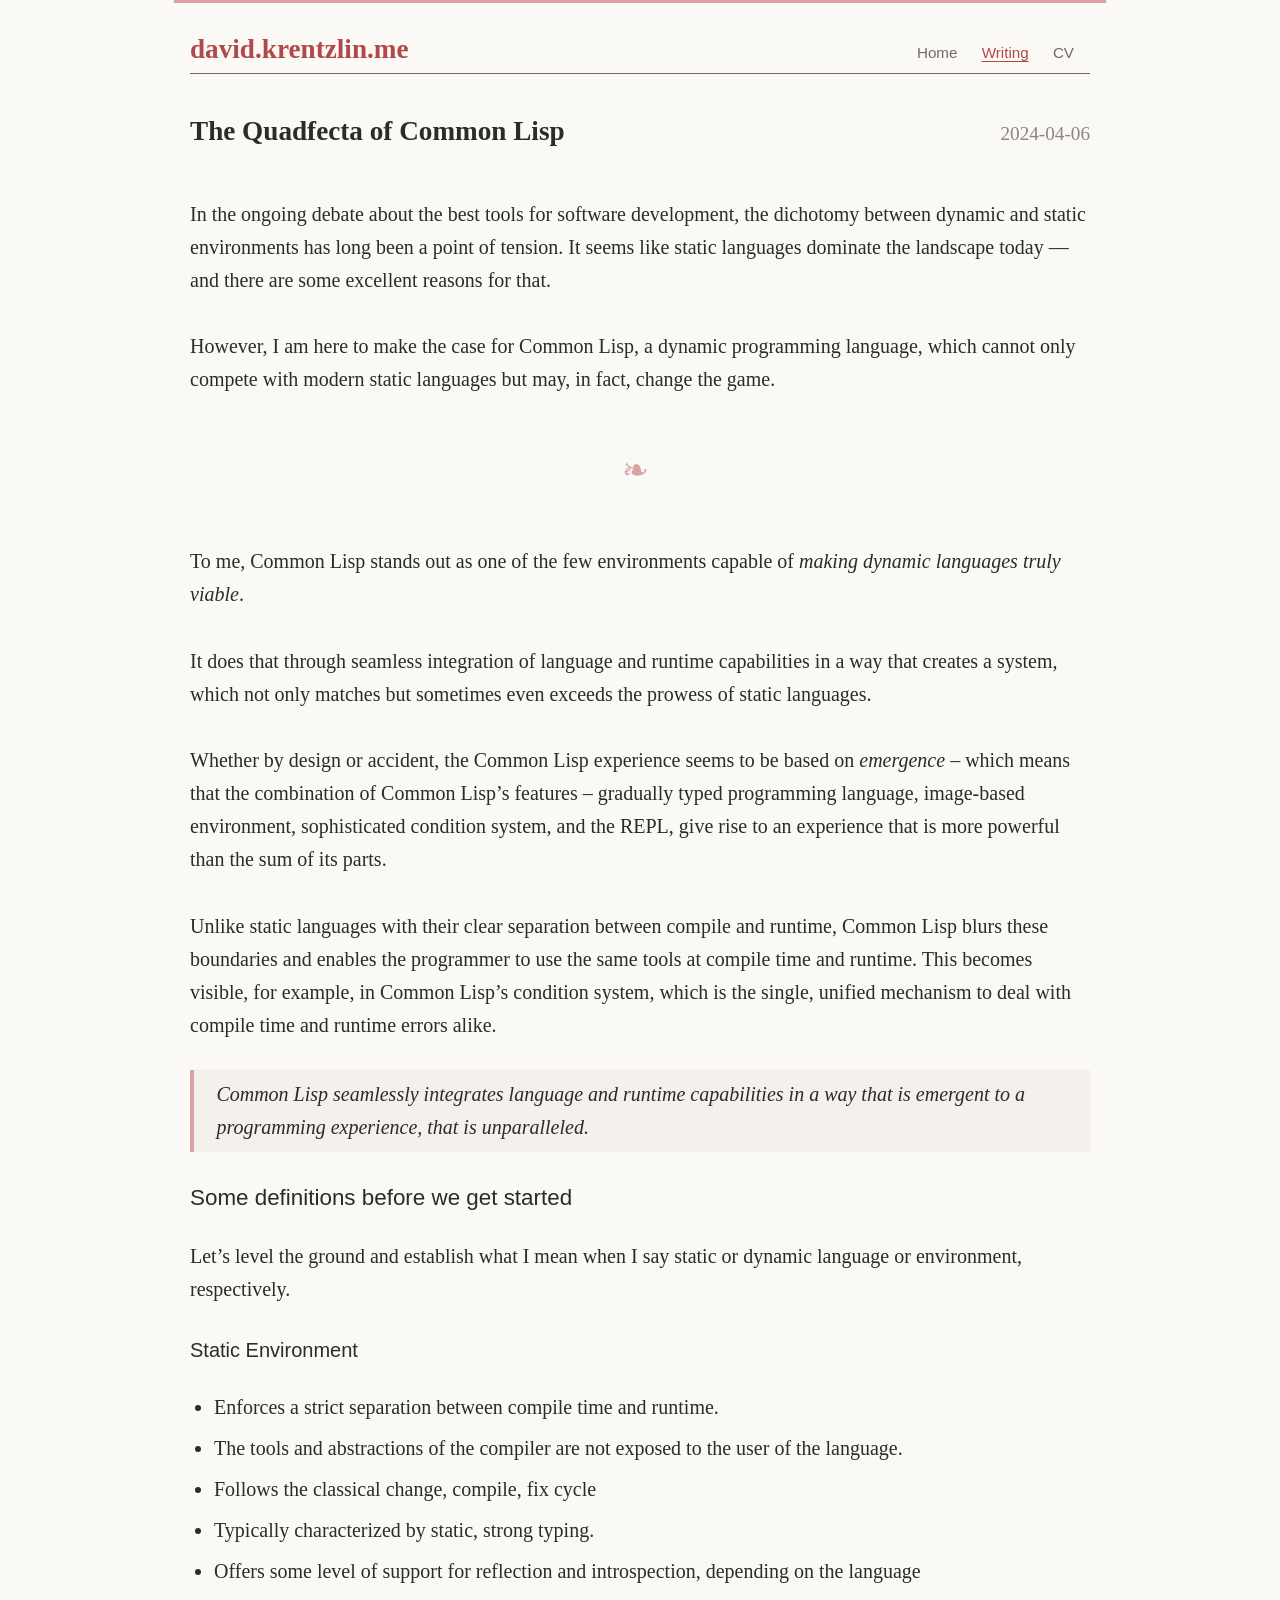
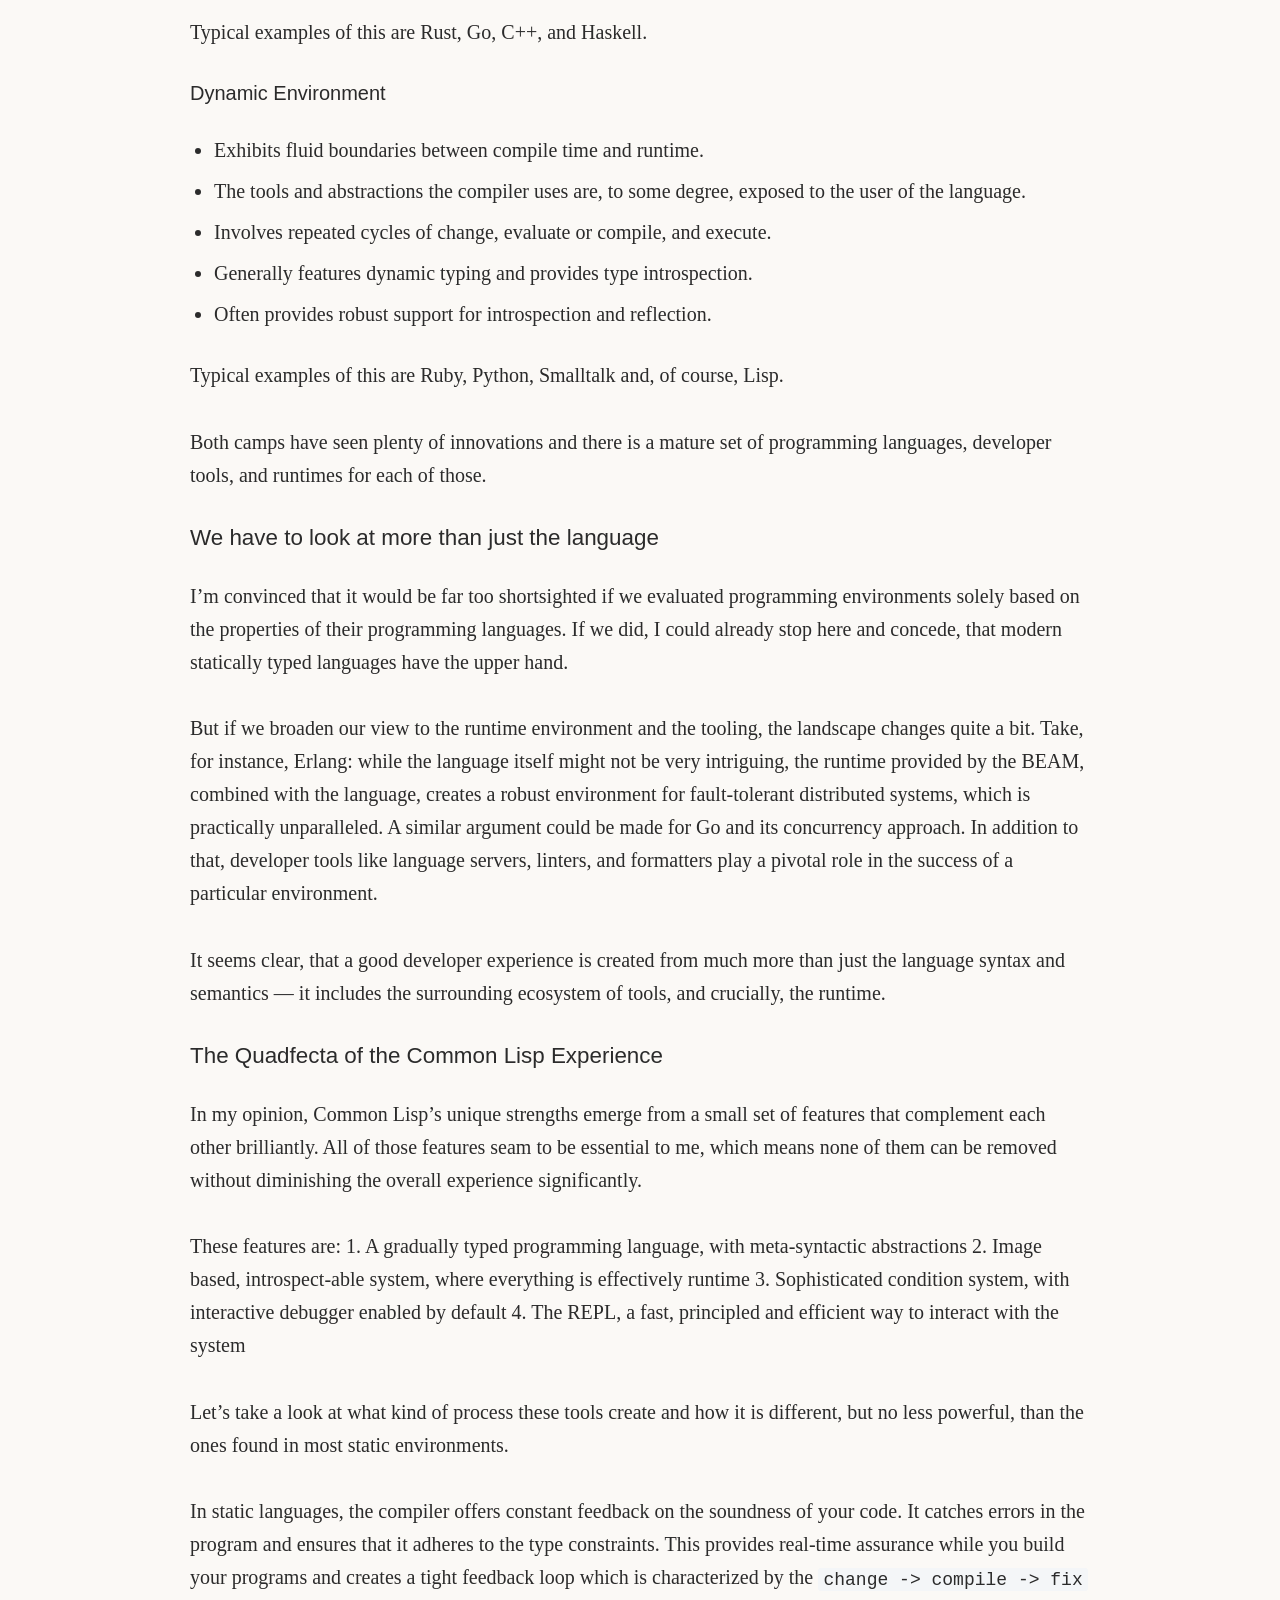
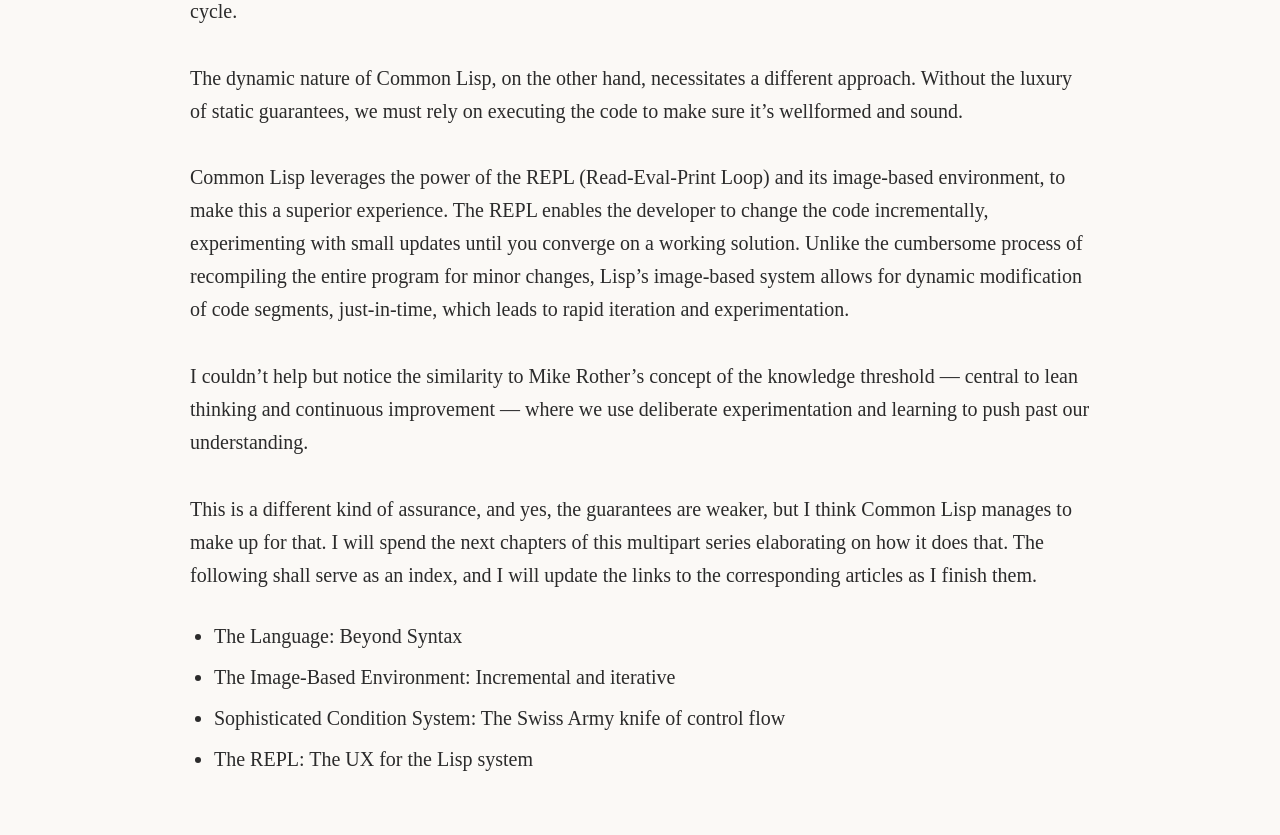
<file: public/writing/lisp-quadfecta.html>
<!DOCTYPE html>
<html lang="en">
  <head>
    <meta charset="utf-8" />
    <meta name="viewport" content="width=device-width, initial-scale=1" />

    <title>The Quadfecta of Common Lisp</title>

            <link rel="stylesheet" href="/css/styles.css" />
        <link rel="stylesheet" href="/css/article.css" />
        
      </head>

  <body>

    <header class="site-header">
      <div class="header-inner">
        <div class="site-title">
          david.krentzlin.me
        </div>

        <nav class="site-nav">
          <a href="/" >Home</a>
          <a href="/writing.html" aria-current="page">Writing</a>
          <a href="/cv.html" >CV</a>
	  <!-- <a href="/rss.xml">RSS</a> -->
        </nav>
      </div>
    </header>

    <main>
            <header id="title-block-header">
        <h1 class="title">The Quadfecta of Common Lisp</h1>
                <p class="date small">2024-04-06</p>
              </header>
      
      <p>In the ongoing debate about the best tools for software
      development, the dichotomy between dynamic and static environments
      has long been a point of tension. It seems like static languages
      dominate the landscape today — and there are some excellent
      reasons for that.</p>
      <p>However, I am here to make the case for Common Lisp, a dynamic
      programming language, which cannot only compete with modern static
      languages but may, in fact, change the game.</p>
      <hr />
      <p>To me, Common Lisp stands out as one of the few environments
      capable of <em>making dynamic languages truly viable</em>.</p>
      <p>It does that through seamless integration of language and
      runtime capabilities in a way that creates a system, which not
      only matches but sometimes even exceeds the prowess of static
      languages.</p>
      <p>Whether by design or accident, the Common Lisp experience seems
      to be based on <em>emergence</em> – which means that the
      combination of Common Lisp’s features – gradually typed
      programming language, image-based environment, sophisticated
      condition system, and the REPL, give rise to an experience that is
      more powerful than the sum of its parts.</p>
      <p>Unlike static languages with their clear separation between
      compile and runtime, Common Lisp blurs these boundaries and
      enables the programmer to use the same tools at compile time and
      runtime. This becomes visible, for example, in Common Lisp’s
      condition system, which is the single, unified mechanism to deal
      with compile time and runtime errors alike.</p>
      <div class="callout">
      <p>Common Lisp seamlessly integrates language and runtime
      capabilities in a way that is emergent to a programming
      experience, that is unparalleled.</p>
      </div>
      <h2 id="some-definitions-before-we-get-started">Some definitions
      before we get started</h2>
      <p>Let’s level the ground and establish what I mean when I say
      static or dynamic language or environment, respectively.</p>
      <h3 id="static-environment">Static Environment</h3>
      <ul>
      <li>Enforces a strict separation between compile time and
      runtime.</li>
      <li>The tools and abstractions of the compiler are not exposed to
      the user of the language.</li>
      <li>Follows the classical change, compile, fix cycle</li>
      <li>Typically characterized by static, strong typing.</li>
      <li>Offers some level of support for reflection and introspection,
      depending on the language</li>
      </ul>
      <p>Typical examples of this are Rust, Go, C++, and Haskell.</p>
      <h3 id="dynamic-environment">Dynamic Environment</h3>
      <ul>
      <li>Exhibits fluid boundaries between compile time and
      runtime.</li>
      <li>The tools and abstractions the compiler uses are, to some
      degree, exposed to the user of the language.</li>
      <li>Involves repeated cycles of change, evaluate or compile, and
      execute.</li>
      <li>Generally features dynamic typing and provides type
      introspection.</li>
      <li>Often provides robust support for introspection and
      reflection.</li>
      </ul>
      <p>Typical examples of this are Ruby, Python, Smalltalk and, of
      course, Lisp.</p>
      <p>Both camps have seen plenty of innovations and there is a
      mature set of programming languages, developer tools, and runtimes
      for each of those.</p>
      <h2 id="we-have-to-look-at-more-than-just-the-language">We have to
      look at more than just the language</h2>
      <p>I’m convinced that it would be far too shortsighted if we
      evaluated programming environments solely based on the properties
      of their programming languages. If we did, I could already stop
      here and concede, that modern statically typed languages have the
      upper hand.</p>
      <p>But if we broaden our view to the runtime environment and the
      tooling, the landscape changes quite a bit. Take, for instance,
      Erlang: while the language itself might not be very intriguing,
      the runtime provided by the BEAM, combined with the language,
      creates a robust environment for fault-tolerant distributed
      systems, which is practically unparalleled. A similar argument
      could be made for Go and its concurrency approach. In addition to
      that, developer tools like language servers, linters, and
      formatters play a pivotal role in the success of a particular
      environment.</p>
      <p>It seems clear, that a good developer experience is created
      from much more than just the language syntax and semantics — it
      includes the surrounding ecosystem of tools, and crucially, the
      runtime.</p>
      <h2 id="the-quadfecta-of-the-common-lisp-experience">The Quadfecta
      of the Common Lisp Experience</h2>
      <p>In my opinion, Common Lisp’s unique strengths emerge from a
      small set of features that complement each other brilliantly. All
      of those features seam to be essential to me, which means none of
      them can be removed without diminishing the overall experience
      significantly.</p>
      <p>These features are: 1. A gradually typed programming language,
      with meta-syntactic abstractions 2. Image based, introspect-able
      system, where everything is effectively runtime 3. Sophisticated
      condition system, with interactive debugger enabled by default 4.
      The REPL, a fast, principled and efficient way to interact with
      the system</p>
      <p>Let’s take a look at what kind of process these tools create
      and how it is different, but no less powerful, than the ones found
      in most static environments.</p>
      <p>In static languages, the compiler offers constant feedback on
      the soundness of your code. It catches errors in the program and
      ensures that it adheres to the type constraints. This provides
      real-time assurance while you build your programs and creates a
      tight feedback loop which is characterized by the
      <code>change -&gt; compile -&gt; fix</code> cycle.</p>
      <p>The dynamic nature of Common Lisp, on the other hand,
      necessitates a different approach. Without the luxury of static
      guarantees, we must rely on executing the code to make sure it’s
      wellformed and sound.</p>
      <p>Common Lisp leverages the power of the REPL (Read-Eval-Print
      Loop) and its image-based environment, to make this a superior
      experience. The REPL enables the developer to change the code
      incrementally, experimenting with small updates until you converge
      on a working solution. Unlike the cumbersome process of
      recompiling the entire program for minor changes, Lisp’s
      image-based system allows for dynamic modification of code
      segments, just-in-time, which leads to rapid iteration and
      experimentation.</p>
      <p>I couldn’t help but notice the similarity to Mike Rother’s
      concept of the knowledge threshold — central to lean thinking and
      continuous improvement — where we use deliberate experimentation
      and learning to push past our understanding.</p>
      <p>This is a different kind of assurance, and yes, the guarantees
      are weaker, but I think Common Lisp manages to make up for that. I
      will spend the next chapters of this multipart series elaborating
      on how it does that. The following shall serve as an index, and I
      will update the links to the corresponding articles as I finish
      them.</p>
      <ul>
      <li>The Language: Beyond Syntax</li>
      <li>The Image-Based Environment: Incremental and iterative</li>
      <li>Sophisticated Condition System: The Swiss Army knife of
      control flow</li>
      <li>The REPL: The UX for the Lisp system</li>
      </ul>
    </main>

  </body>
</html>
</file>
<file: css/styles.css>
/* -----------------------------
   Variables for consistent scale
----------------------------- */

:root {
  --body-size: 1.25rem;      /* baseline text */
  --line-height: 1.65;    /* comfortable for reading */
  --max-width: 90ch;      /* optimal line length */

  --color-bg: #fbf9f6;       /* very light sepia */
  --color-bg-alt: #f4f1ec;   /* subtle contrast if needed */

  --color-text: #2b2b2b;     /* warm dark gray */
  --color-muted: #6f6a63;    /* warm muted gray */

  --color-accent: #b04a4a;   /* restrained, not poppy */
  --color-accent-soft: #d9a3a3;

  --color-quote: #5f4a4a;

  --color-code-bg: #f4f6f8;
  --color-link: #2f5f8f;

  --spacing-para: 1.4em;
}

@media (prefers-color-scheme: dark) {
  :root {
    --color-bg: #161514;
    --color-bg-alt: #1f1d1b;

    --color-text: #e6e3df;
    --color-muted: #b5b0aa;

    --color-accent: #d08c8c;
    --color-accent-soft: #9a5c5c;
    --color-code-bg: #aaaaaa;

    --color-quote: #c9b2b2;
  }
}

/* -----------------------------
   Base typography
----------------------------- */

body {
  margin: 0;
  padding: 2rem 1rem;
  border-top: 3px solid var(--color-accent-soft);
  font-family:
    "Georgia",
    "Palatino Linotype",
    "Book Antiqua",
    "Times New Roman",
    serif;
  font-size: var(--body-size);
  line-height: var(--line-height);

  background: var(--color-bg);
  color: var(--color-text);

  margin-right: auto;
  margin-left: auto;
  max-width: var(--max-width);
  padding-left: 1rem;
  padding-right: 1rem;
}

@media (min-width: 800px) and (max-width: 1200px) {
  body {
    max-width: 55%;
  }
}

@media (max-width: 600px) {
  body {
    padding-left: 1.5rem;
    padding-right: 1.5rem;
  }

  .header-inner {
    flex-direction: column;
    align-items: flex-start;
  }

  .site-nav {
    margin-top: 0.5rem;
  }

  .site-nav a {
    margin-left: 0;
    margin-right: 1rem;
  }
}

/* -----------------------------
   Headings
----------------------------- */

h1, h2, h3, h4 {
  font-family:
    Inter,
    "Helvetica Neue",
    Helvetica,
    Arial,
    sans-serif;
  font-weight: 500;
  margin-top: 2rem;
  margin-bottom: 0.6rem;
  line-height: 1.25;
}

h1 { font-size: 1.9rem; }
h2 { font-size: 1.4rem; }
h3 { font-size: 1.25rem; }
h4 { font-size: 1.1rem; }
h5 { font-size: 1.0rem; font-weight: bolder; }

/* -----------------------------
   Paragraphs & spacing
----------------------------- */

p {
  margin: var(--spacing-para) 0;
}

p + p {
  margin-top: calc(var(--spacing-para) * 1.2);
}

/* -----------------------------
   Links
----------------------------- */

a {
  color: var(--color-accent);
  text-decoration: none;
  text-decoration-thickness: 1px;
  text-underline-offset: 0.2em;
}

a:hover {
  text-decoration-thickness: 2px;
  text-decoration: undeline;
}

main a {
  text-decoration-thickness: 1px;
  text-underline-offset: 0.15em;
}


/* -----------------------------
   Blockquotes (enhanced)
----------------------------- */

blockquote {
  margin: 2.5rem 0.5rem 0.5rem 1rem;
  padding-left: 1.4rem;
  color: var(--color-quote);
  font-style: italic;
  position: relative;
}

/* -----------------------------
   Site header (horizontal)
----------------------------- */

.site-header {
  border-bottom: 1px solid var(--color-muted);
  margin-bottom: 2.5rem;
}

.header-inner {
  max-width: var(--max-width);
  margin: 0 auto;
  padding-bottom: 0.5rem;
  padding-right: 1rem;
  display: flex;
  align-items: baseline;
  justify-content: space-between;
  gap: 1.5rem;
}

/* Site title */

.site-title {
  font-family:
    "Baskerville",
    "Georgia",
    "Palatino Linotype",
    "Book Antiqua",
    serif;
  font-size: 1.7rem;
  font-weight: 600;
  font-weight: bold;
  color: var(--color-accent);
  line-height: 1.1;
}

.site-title a {
  color: var(--color-text);
  text-decoration: none;
}

.site-title a:hover {
  text-decoration: underline;
}

/* Navigation */

.site-nav {
  font-family:
    "Gill Sans",
    "Segoe UI",
    "Helvetica Neue",
    Helvetica,
    Arial,
    sans-serif;
  font-size: 0.95rem;
  white-space: nowrap;
}

.site-nav a {
  margin-left: 1.25rem;
  color: var(--color-muted)
}

.site-nav a:hover {
  color: var(--color-accent)
}

.site-nav a[aria-current="page"] {
  color: var(--color-accent);
  font-weight: 500;
  text-decoration: underline;
}


/* -----------------------------
   Code blocks
----------------------------- */

pre {
  margin: 2rem 0;
  padding: 1rem 1.2rem;
  background: var(--color-code-bg);
  border-radius: 4px;
  overflow-x: auto;
  font-family: ui-monospace, SFMono-Regular, Menlo, Consolas, monospace;
  font-size: 0.95em;
}

code {
  font-family: ui-monospace, SFMono-Regular, Menlo, Consolas, monospace;
  font-size: 0.9em;
  background: var(--color-code-bg);
  padding: 0.1em 0.3em;
  border-radius: 3px;
}

/* -----------------------------
   Lists
----------------------------- */

ul, ol {
  margin: var(--spacing-para) 0;
  padding-left: 1.5rem;
}

li {
  margin: 0.5rem 0;
}

/* -----------------------------
   Divider (typographic)
----------------------------- */

hr {
  border: none;
  margin: 3rem 0;
  text-align: center;
}

hr::before {
  content: "• • •";
  letter-spacing: 0.3em;
  color: var(--color-muted);
}

hr.drops::before {
  content: "❧";
  letter-spacing: 0.3em;
  font-size: 3.2rem;
  color: var(--color-muted);
}
</file>
<file: css/cv.css>
/* CV layout overrides */

body {
  padding-top: 2rem;
}

h1 {
  margin-bottom: 0.5rem;
}

h1.title {
  font-size: 1.8rem;
  margin-bottom: 15px;
}

h2 {
  margin-top: 2rem;
  border-bottom: 1px solid #ddd;
  padding-bottom: 0.2rem;
  font-weight: bold;
}

p {
  margin: 0.6rem 0;
}

/* Lists used for roles / items */
ul {
  margin: 0.5rem 0 1rem 0;
}

li {
  margin: 0.3rem 0;
}

/* Dates / metadata */
small {
  font-size: 0.85em;
  color: #666;
}

/* Print emphasis */
@media print {
  h2 {
    border-bottom: 1px solid #aaa;
  }
}
</file>
<file: css/article.css>
hr::before {
  content: "❧";
  letter-spacing: 0.3em;
  font-size: 2.0rem;
  color: var(--color-accent-soft);
}

blockquote::before {
  content: "“";
  position: absolute;
  left: -1.0rem;
  top: -0.2rem;
  font-size: 3rem;
  line-height: 1;
}

blockquote p {
  margin: 1rem 0;
}

/* -----------------------------
   Article title block
----------------------------- */

#title-block-header {
  margin: 2.5rem 0 3rem;
}

/* Hide author */
#title-block-header .author {
  display: none;
}

/* Layout: title + date */
#title-block-header {
  display: flex;
  align-items: baseline;
  justify-content: space-between;
  gap: 1.5rem;
}

/* Title */
#title-block-header .title {
  font-family:
    "Baskerville",
    "Georgia",
    "Palatino Linotype",
    "Book Antiqua",
    serif;
  font-size: 1.7rem;
  font-weight: 600;
  line-height: 1.25;
  margin: 0;
}


/* Date */
#title-block-header .date {
  margin: 0;
  font-size: 1.2rem;
  color: var(--color-muted);
  white-space: nowrap;
  font-variant-numeric: tabular-nums;
  opacity: 0.8;
}

@media (max-width: 700px) {
  #title-block-header {
    flex-direction: column;
    align-items: flex-start;
  }

  #title-block-header .date {
    margin-top: 0.3rem;
  }
}


figure {
  padding-left: 0px;
  margin-left: 0px;
}

figure img {
  margin: 1rem 0;
  height: 100%;
  width: 100%;
  object-fit: contain !important;
  overflow: hidden !important;
  overflow-clip-margin: 0px !important;
}

figcaption {
  font-size: 0.8rem;
  font-style: italic;
  color: var(--color-muted);
}



/* -----------------------------
   Callout / concept summary
----------------------------- */

.callout {
  padding-left: 1.4rem;
  padding-right: 1.4rem;
  padding-bottom: 0.5rem;
  background: var(--color-bg-alt);
  border-left: 4px solid var(--color-accent-soft);
  font-style: italic;
  color: var(--color-text);
}

.callout p:last-child {
  margin-bottom: 0;
}

.callout p {
  padding-top: 0.5rem;
}
</file>
